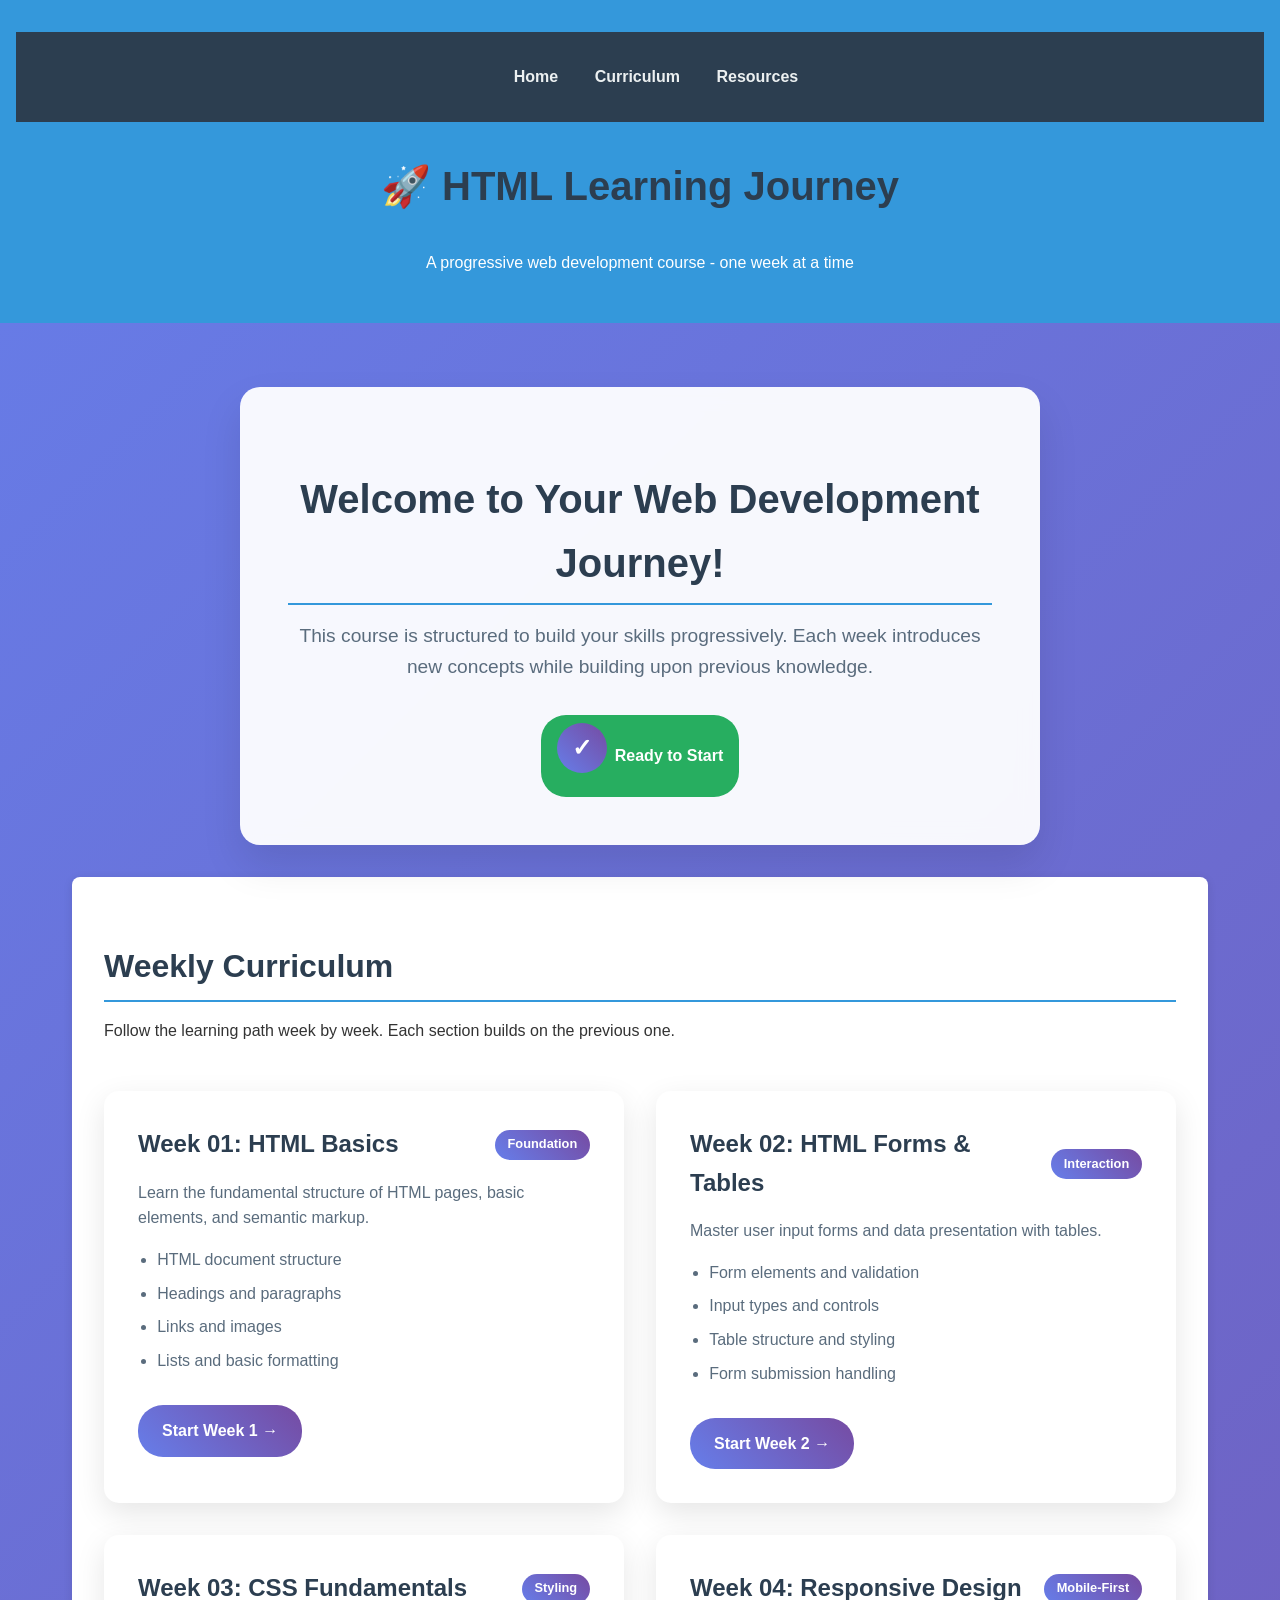
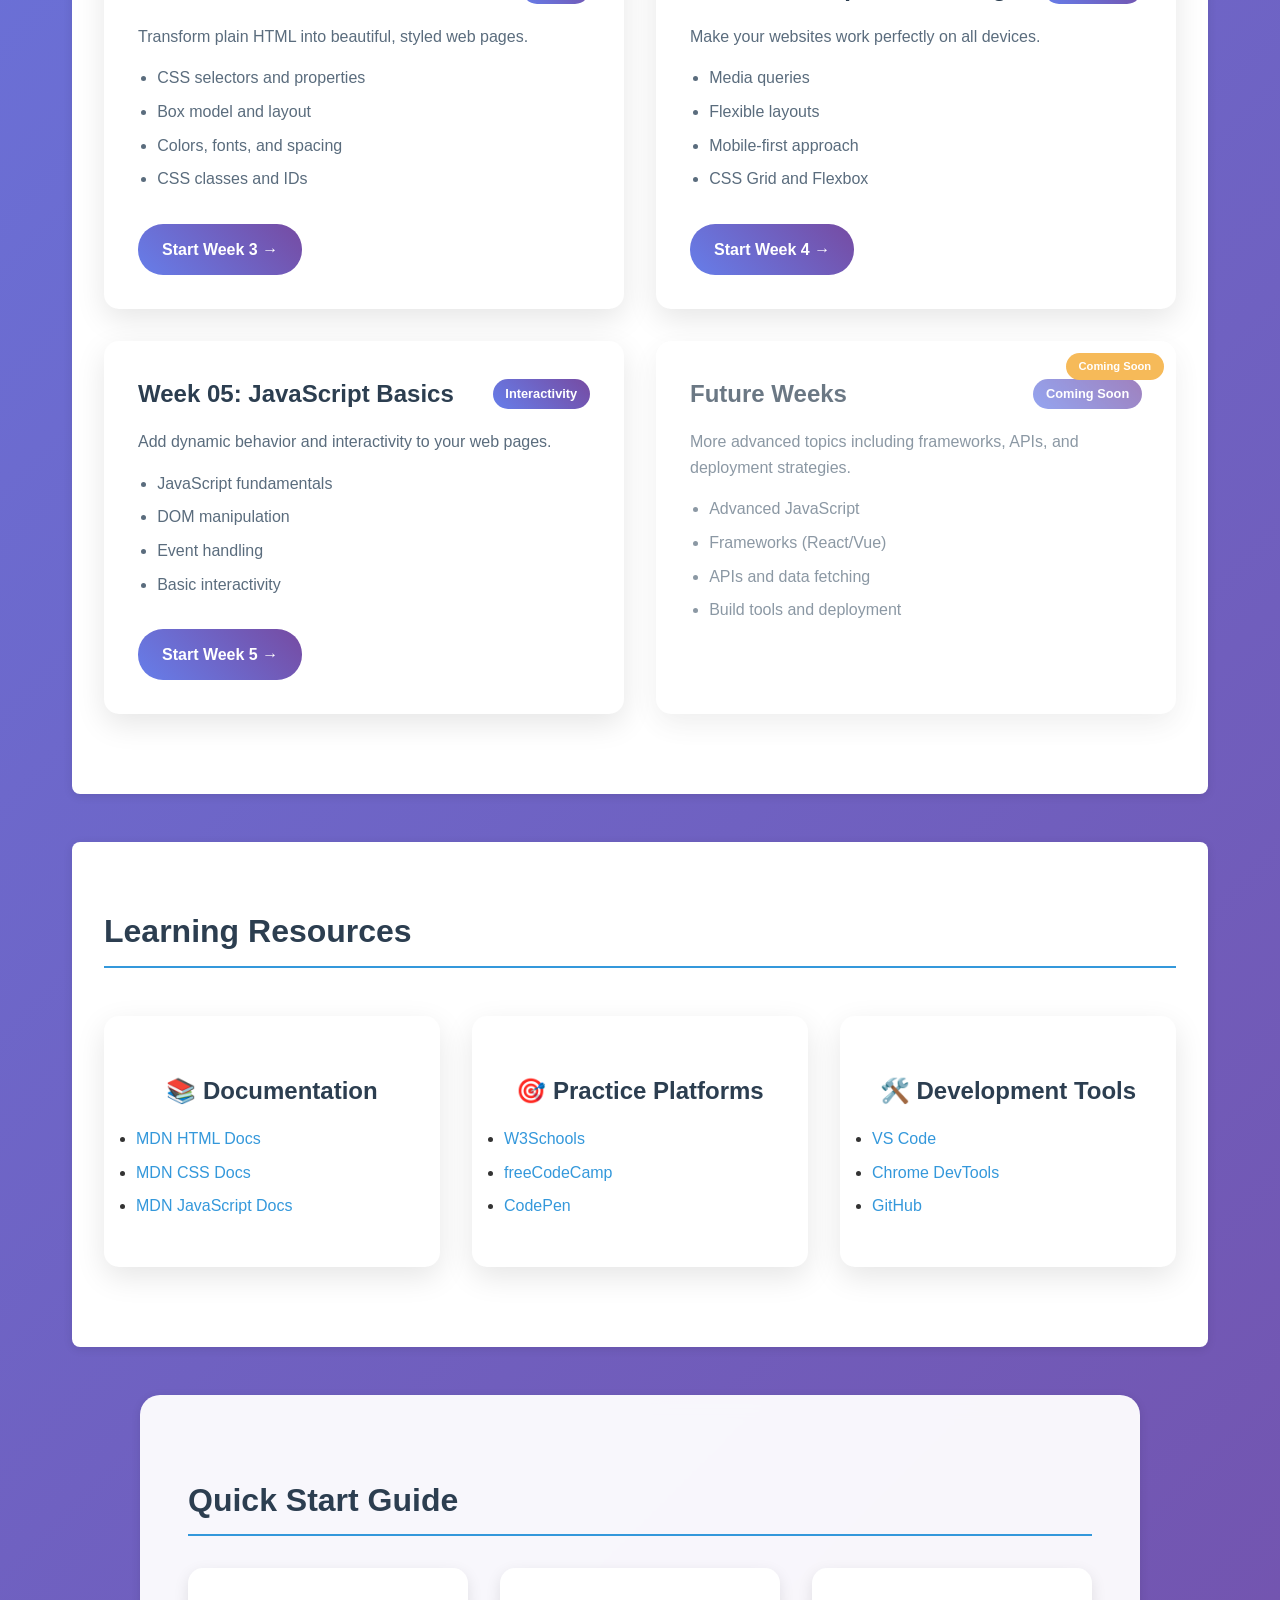
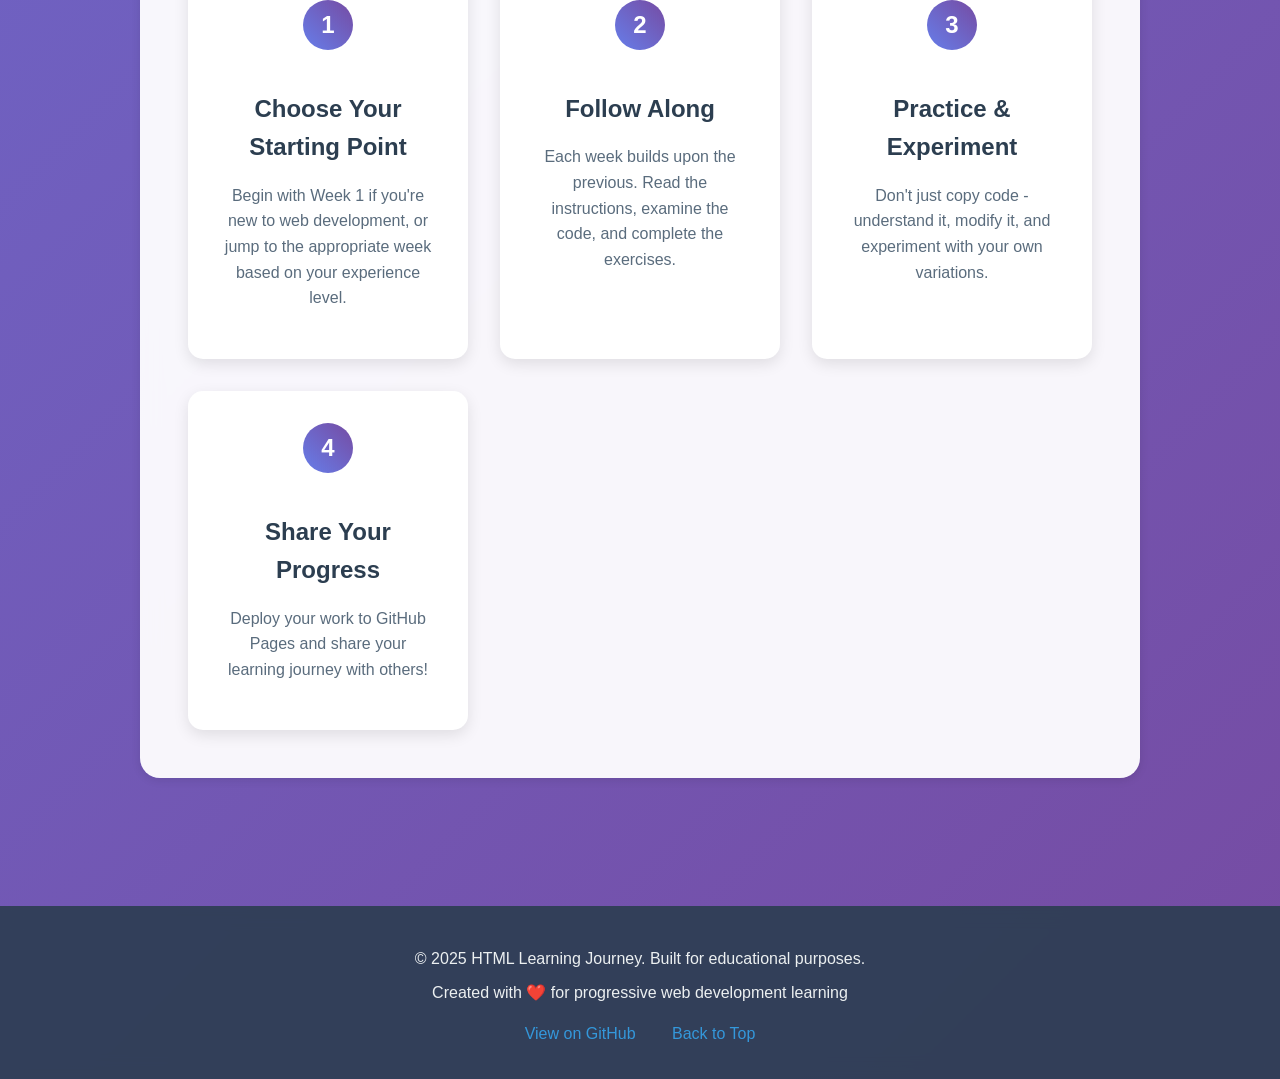
<file: index.html>
<!DOCTYPE html>
<html lang="en">
<head>
    <meta charset="UTF-8">
    <meta name="viewport" content="width=device-width, initial-scale=1.0">
    <title>HTML Learning Journey - Home</title>
    <link rel="stylesheet" href="css/styles.css">
    <link rel="icon" href="img/favicon.ico" type="image/x-icon">
    <meta name="description" content="A progressive HTML, CSS, and JavaScript learning journey organized by weeks">
</head>
<body>
    <header>
        <nav>
            <ul>
                <li><a href="#home">Home</a></li>
                <li><a href="#curriculum">Curriculum</a></li>
                <li><a href="#resources">Resources</a></li>
            </ul>
        </nav>
        <h1>🚀 HTML Learning Journey</h1>
        <p>A progressive web development course - one week at a time</p>
    </header>

    <main>
        <section id="home" class="hero">
            <div class="hero-content">
                <h2>Welcome to Your Web Development Journey!</h2>
                <p>This course is structured to build your skills progressively. Each week introduces new concepts while building upon previous knowledge.</p>
                <div class="progress-indicator">
                    <div class="progress-step completed">
                        <span class="step-number">✓</span>
                        <span class="step-title">Ready to Start</span>
                    </div>
                </div>
            </div>
        </section>

        <section id="curriculum">
            <h2>Weekly Curriculum</h2>
            <p>Follow the learning path week by week. Each section builds on the previous one.</p>

            <div class="week-grid">
                <div class="week-card">
                    <div class="week-header">
                        <h3>Week 01: HTML Basics</h3>
                        <span class="week-badge">Foundation</span>
                    </div>
                    <p>Learn the fundamental structure of HTML pages, basic elements, and semantic markup.</p>
                    <ul>
                        <li>HTML document structure</li>
                        <li>Headings and paragraphs</li>
                        <li>Links and images</li>
                        <li>Lists and basic formatting</li>
                    </ul>
                    <a href="01_week/" class="week-link">Start Week 1 →</a>
                </div>

                <div class="week-card">
                    <div class="week-header">
                        <h3>Week 02: HTML Forms & Tables</h3>
                        <span class="week-badge">Interaction</span>
                    </div>
                    <p>Master user input forms and data presentation with tables.</p>
                    <ul>
                        <li>Form elements and validation</li>
                        <li>Input types and controls</li>
                        <li>Table structure and styling</li>
                        <li>Form submission handling</li>
                    </ul>
                    <a href="02_week/" class="week-link">Start Week 2 →</a>
                </div>

                <div class="week-card">
                    <div class="week-header">
                        <h3>Week 03: CSS Fundamentals</h3>
                        <span class="week-badge">Styling</span>
                    </div>
                    <p>Transform plain HTML into beautiful, styled web pages.</p>
                    <ul>
                        <li>CSS selectors and properties</li>
                        <li>Box model and layout</li>
                        <li>Colors, fonts, and spacing</li>
                        <li>CSS classes and IDs</li>
                    </ul>
                    <a href="03_week/" class="week-link">Start Week 3 →</a>
                </div>

                <div class="week-card">
                    <div class="week-header">
                        <h3>Week 04: Responsive Design</h3>
                        <span class="week-badge">Mobile-First</span>
                    </div>
                    <p>Make your websites work perfectly on all devices.</p>
                    <ul>
                        <li>Media queries</li>
                        <li>Flexible layouts</li>
                        <li>Mobile-first approach</li>
                        <li>CSS Grid and Flexbox</li>
                    </ul>
                    <a href="04_week/" class="week-link">Start Week 4 →</a>
                </div>

                <div class="week-card">
                    <div class="week-header">
                        <h3>Week 05: JavaScript Basics</h3>
                        <span class="week-badge">Interactivity</span>
                    </div>
                    <p>Add dynamic behavior and interactivity to your web pages.</p>
                    <ul>
                        <li>JavaScript fundamentals</li>
                        <li>DOM manipulation</li>
                        <li>Event handling</li>
                        <li>Basic interactivity</li>
                    </ul>
                    <a href="05_week/" class="week-link">Start Week 5 →</a>
                </div>

                <div class="week-card coming-soon">
                    <div class="week-header">
                        <h3>Future Weeks</h3>
                        <span class="week-badge">Coming Soon</span>
                    </div>
                    <p>More advanced topics including frameworks, APIs, and deployment strategies.</p>
                    <ul>
                        <li>Advanced JavaScript</li>
                        <li>Frameworks (React/Vue)</li>
                        <li>APIs and data fetching</li>
                        <li>Build tools and deployment</li>
                    </ul>
                    <div class="coming-soon-badge">Coming Soon</div>
                </div>
            </div>
        </section>

        <section id="resources">
            <h2>Learning Resources</h2>

            <div class="resources-grid">
                <div class="resource-card">
                    <h3>📚 Documentation</h3>
                    <ul>
                        <li><a href="https://developer.mozilla.org/en-US/docs/Web/HTML" target="_blank">MDN HTML Docs</a></li>
                        <li><a href="https://developer.mozilla.org/en-US/docs/Web/CSS" target="_blank">MDN CSS Docs</a></li>
                        <li><a href="https://developer.mozilla.org/en-US/docs/Web/JavaScript" target="_blank">MDN JavaScript Docs</a></li>
                    </ul>
                </div>

                <div class="resource-card">
                    <h3>🎯 Practice Platforms</h3>
                    <ul>
                        <li><a href="https://www.w3schools.com/" target="_blank">W3Schools</a></li>
                        <li><a href="https://www.freecodecamp.org/" target="_blank">freeCodeCamp</a></li>
                        <li><a href="https://codepen.io/" target="_blank">CodePen</a></li>
                    </ul>
                </div>

                <div class="resource-card">
                    <h3>🛠️ Development Tools</h3>
                    <ul>
                        <li><a href="https://code.visualstudio.com/" target="_blank">VS Code</a></li>
                        <li><a href="https://www.google.com/chrome/" target="_blank">Chrome DevTools</a></li>
                        <li><a href="https://github.com/" target="_blank">GitHub</a></li>
                    </ul>
                </div>
            </div>
        </section>

        <section class="quick-start">
            <h2>Quick Start Guide</h2>
            <div class="steps">
                <div class="step">
                    <div class="step-number">1</div>
                    <h3>Choose Your Starting Point</h3>
                    <p>Begin with Week 1 if you're new to web development, or jump to the appropriate week based on your experience level.</p>
                </div>
                <div class="step">
                    <div class="step-number">2</div>
                    <h3>Follow Along</h3>
                    <p>Each week builds upon the previous. Read the instructions, examine the code, and complete the exercises.</p>
                </div>
                <div class="step">
                    <div class="step-number">3</div>
                    <h3>Practice & Experiment</h3>
                    <p>Don't just copy code - understand it, modify it, and experiment with your own variations.</p>
                </div>
                <div class="step">
                    <div class="step-number">4</div>
                    <h3>Share Your Progress</h3>
                    <p>Deploy your work to GitHub Pages and share your learning journey with others!</p>
                </div>
            </div>
        </section>
    </main>

    <footer>
        <p>&copy; 2025 HTML Learning Journey. Built for educational purposes.</p>
        <p>Created with ❤️ for progressive web development learning</p>
        <div class="footer-links">
            <a href="https://github.com/yourusername/html-learning-journey" target="_blank">View on GitHub</a>
            <a href="#home">Back to Top</a>
        </div>
    </footer>

    <script src="js/script.js"></script>
</body>
</html>
</file>
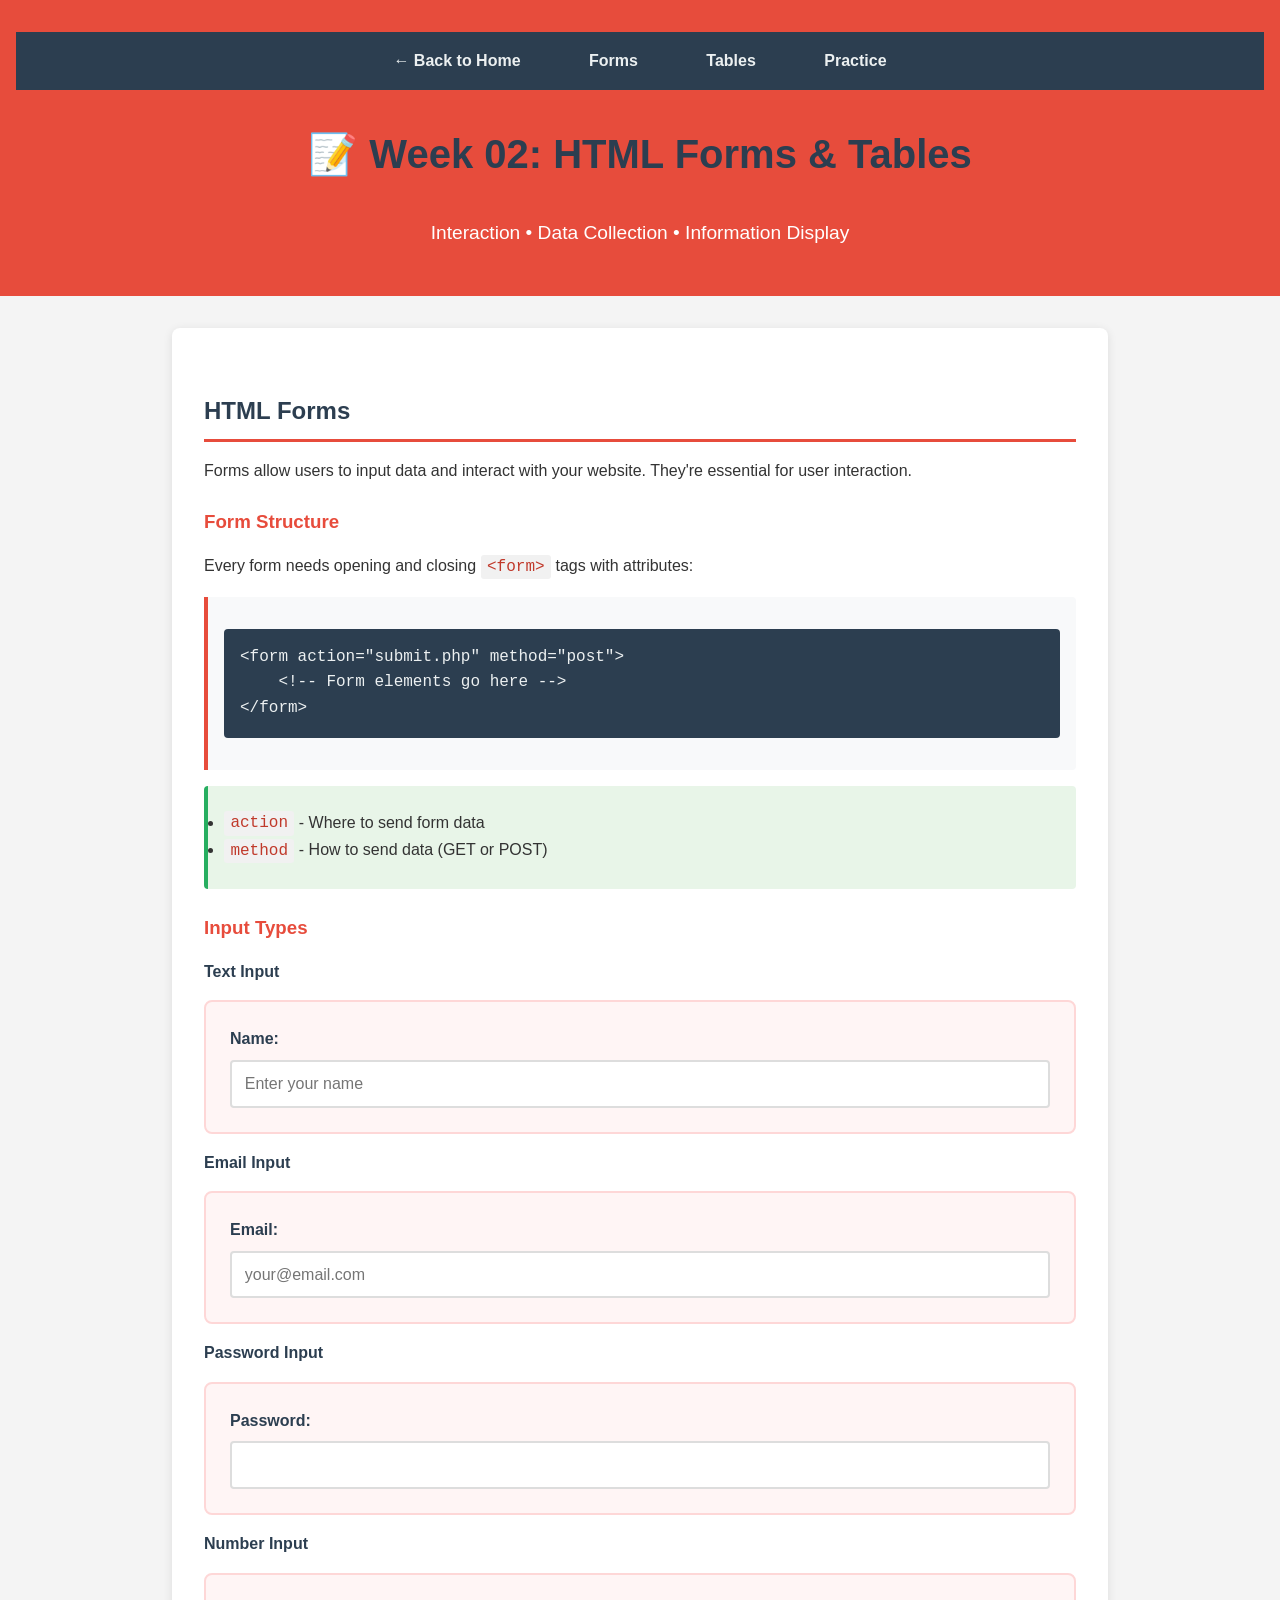
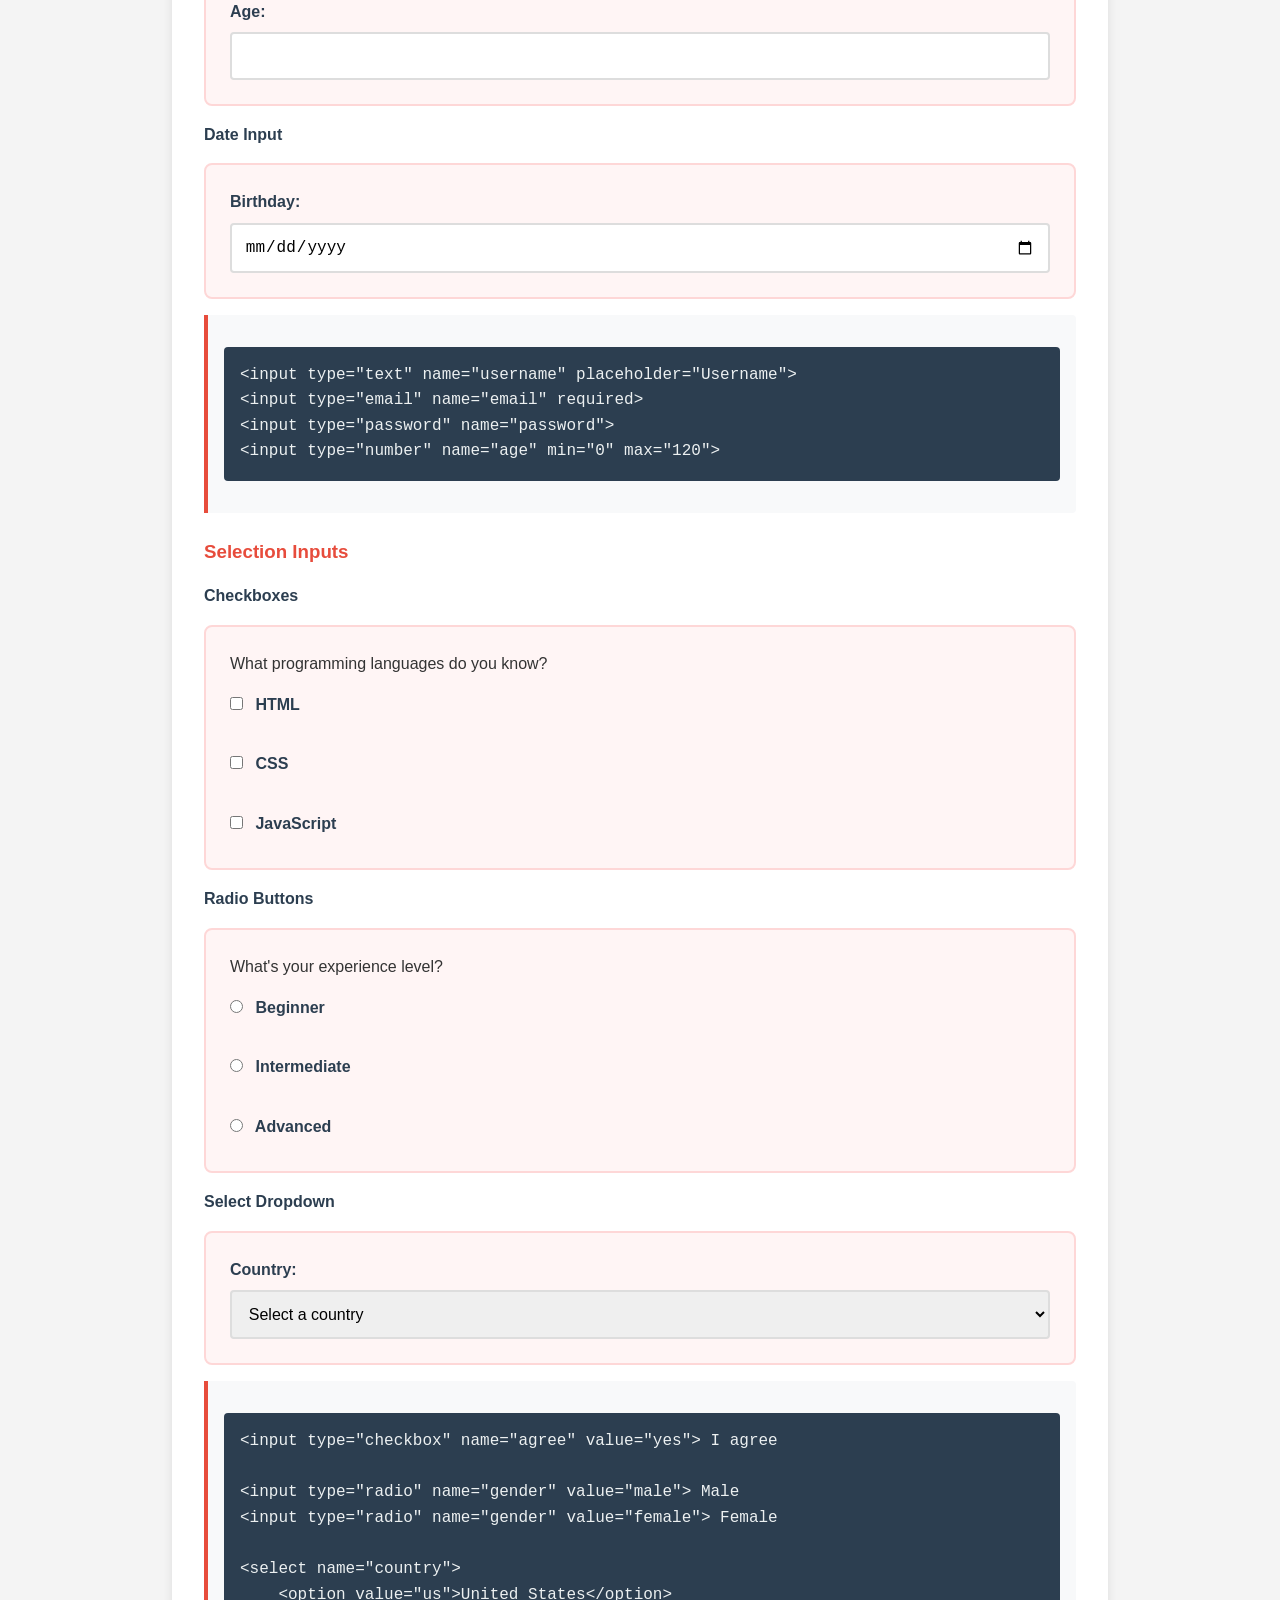
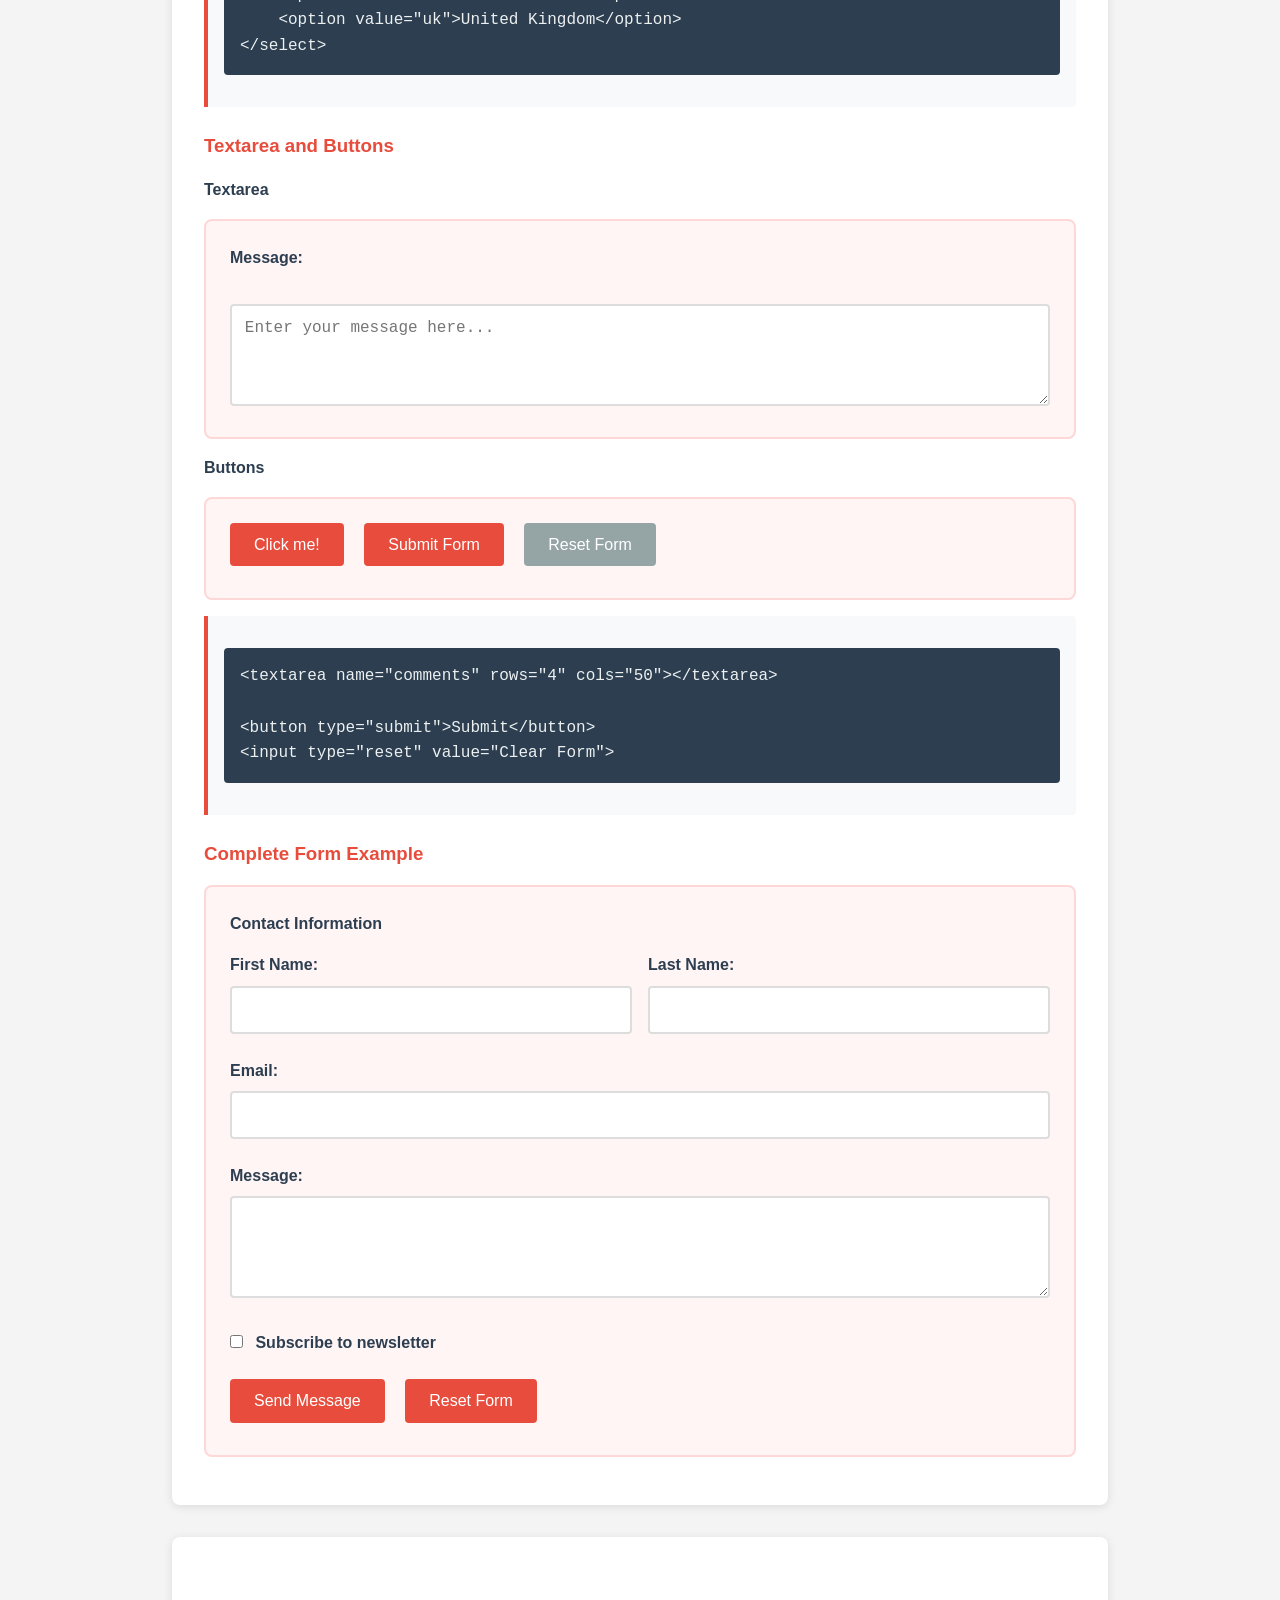
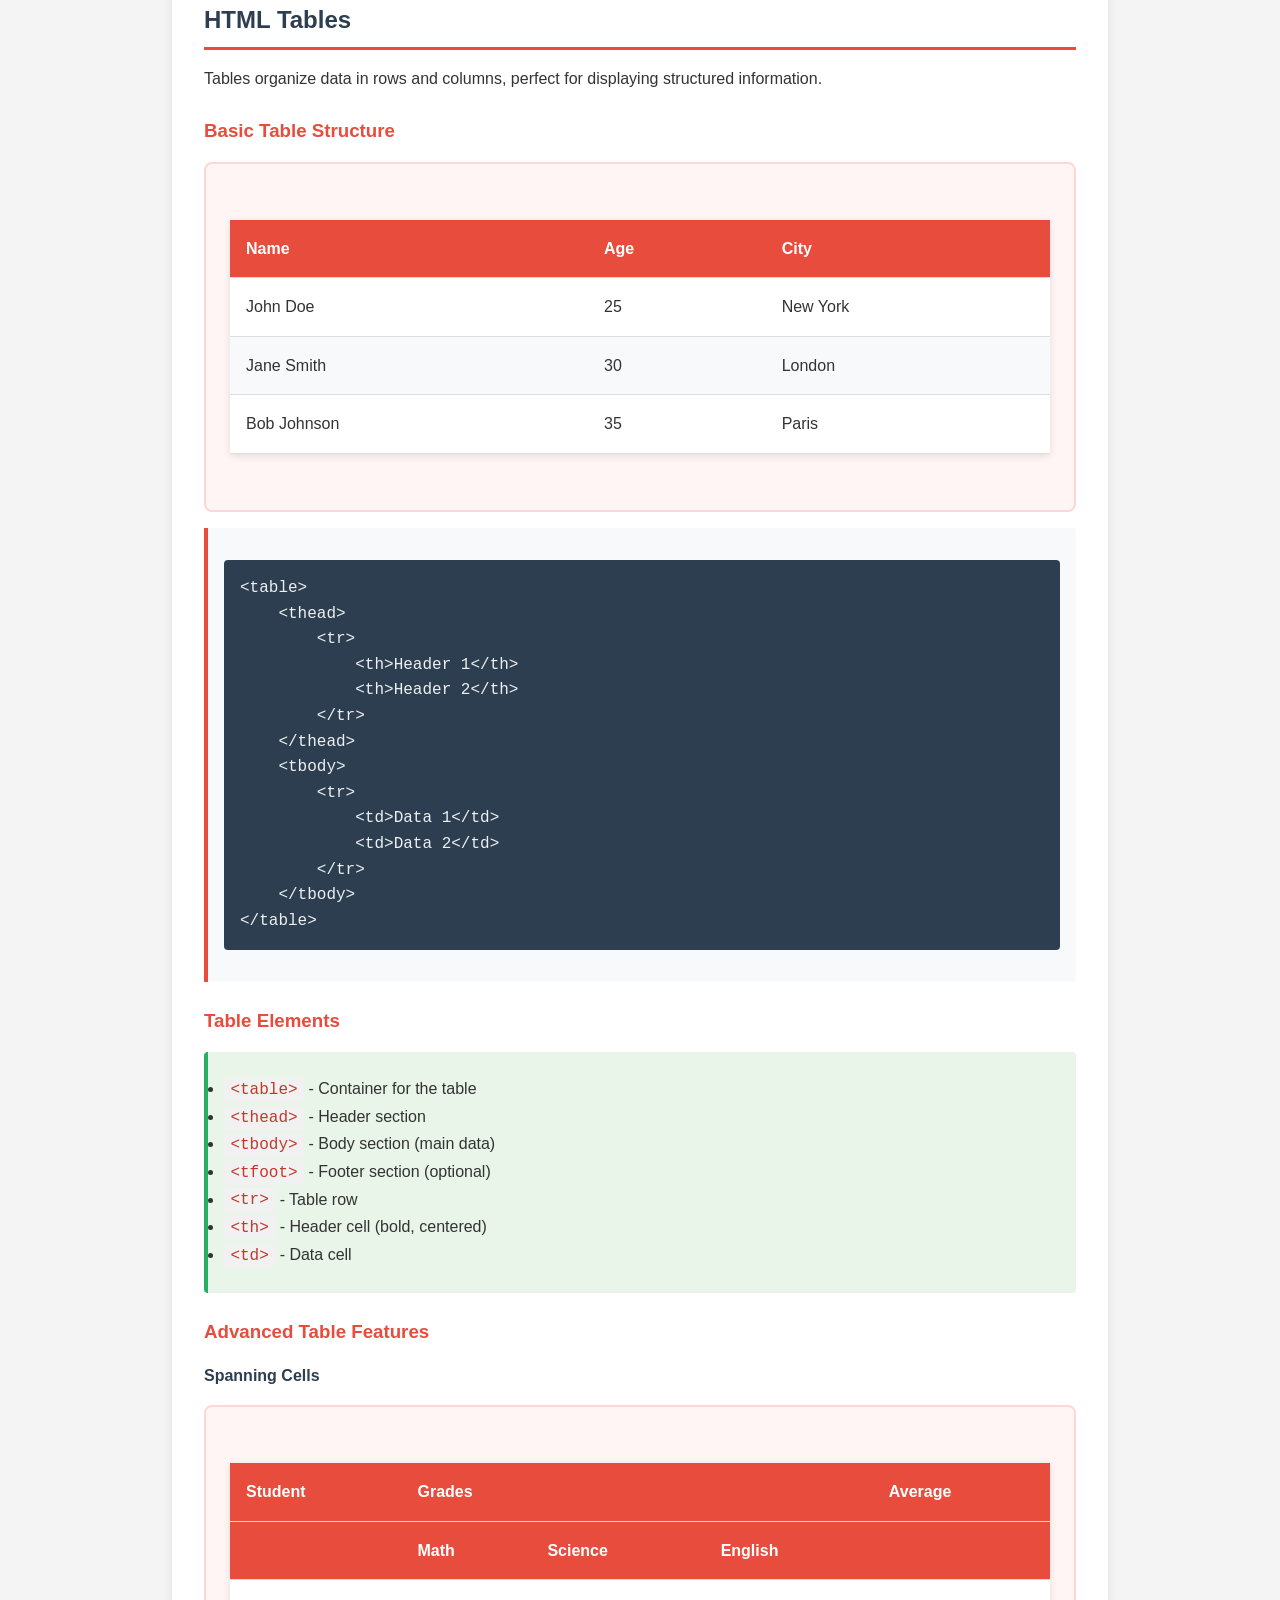
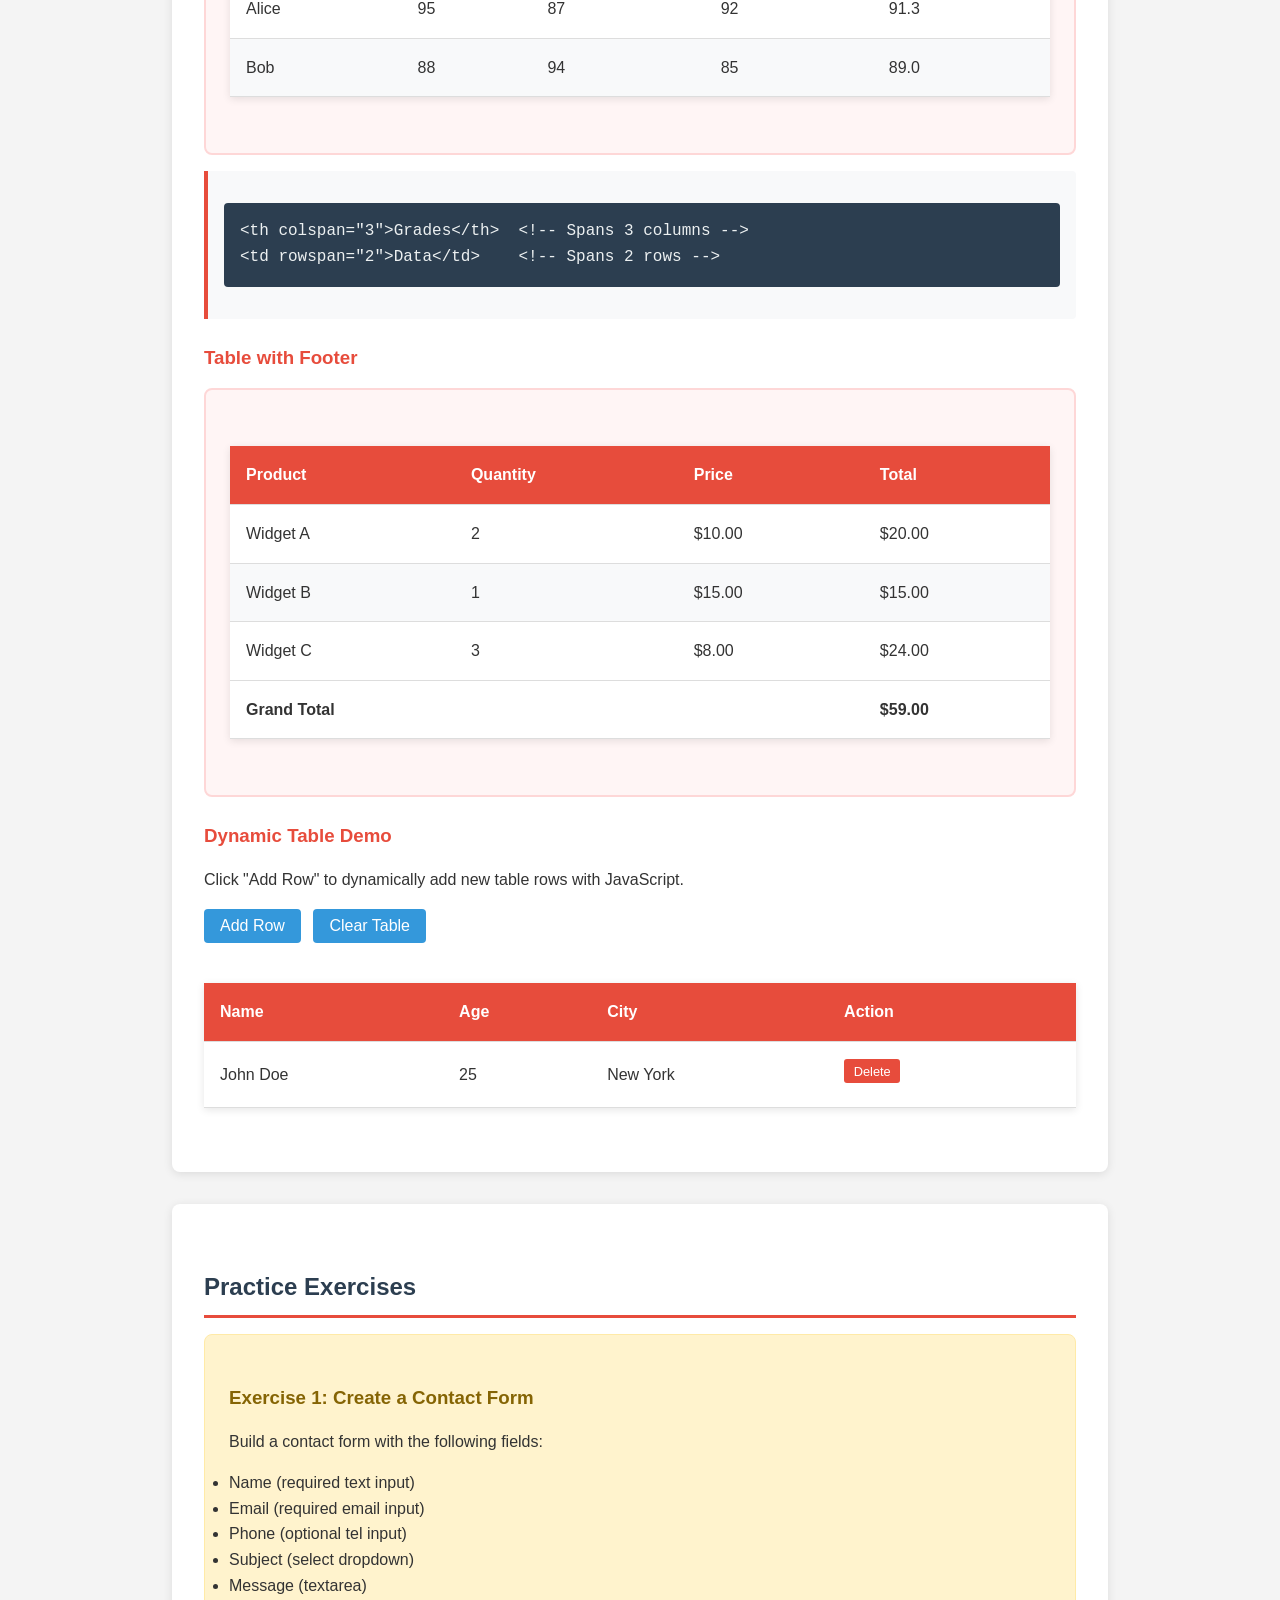
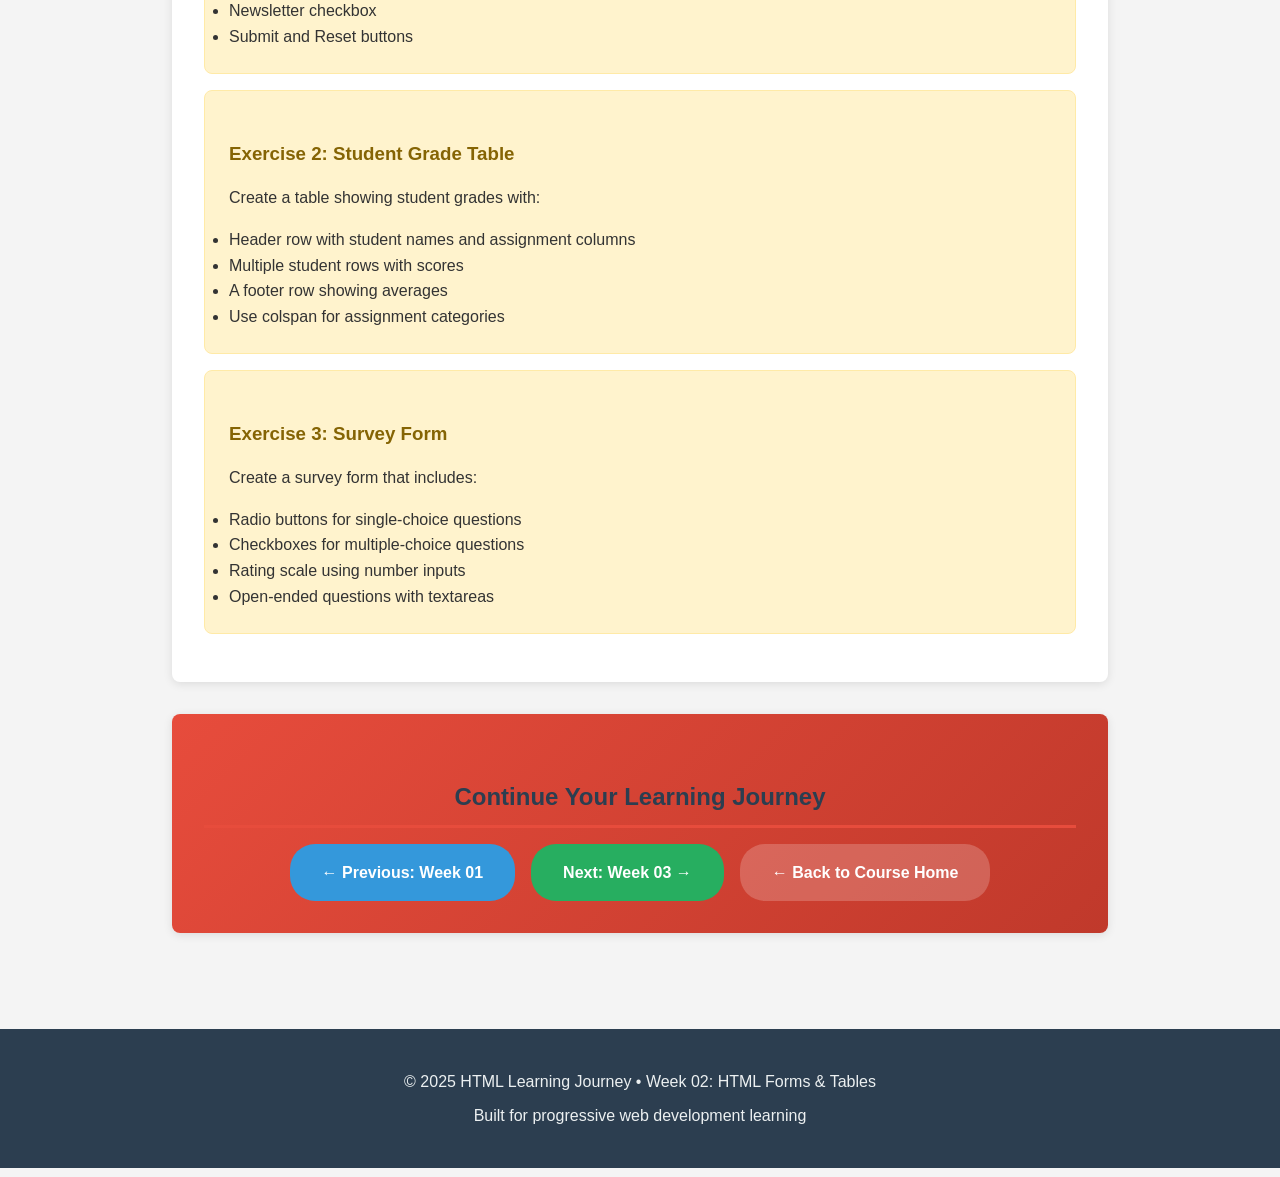
<file: 02_week/index.html>
<!DOCTYPE html>
<html lang="en">
<head>
    <meta charset="UTF-8">
    <meta name="viewport" content="width=device-width, initial-scale=1.0">
    <title>Week 02: HTML Forms & Tables - HTML Learning Journey</title>
    <link rel="stylesheet" href="css/styles.css">
    <link rel="icon" href="../img/favicon.ico" type="image/x-icon">
    <meta name="description" content="Week 2: Master user input forms and data presentation with tables">
</head>
<body>
    <header>
        <nav>
            <ul>
                <li><a href="../index.html">← Back to Home</a></li>
                <li><a href="#forms">Forms</a></li>
                <li><a href="#tables">Tables</a></li>
                <li><a href="#practice">Practice</a></li>
            </ul>
        </nav>
        <h1>📝 Week 02: HTML Forms & Tables</h1>
        <p>Interaction • Data Collection • Information Display</p>
    </header>

    <main>
        <section id="forms">
            <h2>HTML Forms</h2>
            <p>Forms allow users to input data and interact with your website. They're essential for user interaction.</p>

            <article>
                <h3>Form Structure</h3>
                <p>Every form needs opening and closing <code>&lt;form&gt;</code> tags with attributes:</p>

                <div class="code-example">
                    <pre><code>&lt;form action="submit.php" method="post"&gt;
    &lt;!-- Form elements go here --&gt;
&lt;/form&gt;</code></pre>
                </div>

                <div class="explanation">
                    <ul>
                        <li><code>action</code> - Where to send form data</li>
                        <li><code>method</code> - How to send data (GET or POST)</li>
                    </ul>
                </div>
            </article>

            <article>
                <h3>Input Types</h3>

                <h4>Text Input</h4>
                <div class="demo-section">
                    <label for="name">Name:</label>
                    <input type="text" id="name" name="name" placeholder="Enter your name">
                </div>

                <h4>Email Input</h4>
                <div class="demo-section">
                    <label for="email">Email:</label>
                    <input type="email" id="email" name="email" placeholder="your@email.com">
                </div>

                <h4>Password Input</h4>
                <div class="demo-section">
                    <label for="password">Password:</label>
                    <input type="password" id="password" name="password">
                </div>

                <h4>Number Input</h4>
                <div class="demo-section">
                    <label for="age">Age:</label>
                    <input type="number" id="age" name="age" min="1" max="120">
                </div>

                <h4>Date Input</h4>
                <div class="demo-section">
                    <label for="birthday">Birthday:</label>
                    <input type="date" id="birthday" name="birthday">
                </div>

                <div class="code-example">
                    <pre><code>&lt;input type="text" name="username" placeholder="Username"&gt;
&lt;input type="email" name="email" required&gt;
&lt;input type="password" name="password"&gt;
&lt;input type="number" name="age" min="0" max="120"&gt;</code></pre>
                </div>
            </article>

            <article>
                <h3>Selection Inputs</h3>

                <h4>Checkboxes</h4>
                <div class="demo-section">
                    <p>What programming languages do you know?</p>
                    <label><input type="checkbox" name="languages" value="html"> HTML</label><br>
                    <label><input type="checkbox" name="languages" value="css"> CSS</label><br>
                    <label><input type="checkbox" name="languages" value="javascript"> JavaScript</label>
                </div>

                <h4>Radio Buttons</h4>
                <div class="demo-section">
                    <p>What's your experience level?</p>
                    <label><input type="radio" name="experience" value="beginner"> Beginner</label><br>
                    <label><input type="radio" name="experience" value="intermediate"> Intermediate</label><br>
                    <label><input type="radio" name="experience" value="advanced"> Advanced</label>
                </div>

                <h4>Select Dropdown</h4>
                <div class="demo-section">
                    <label for="country">Country:</label>
                    <select id="country" name="country">
                        <option value="">Select a country</option>
                        <option value="us">United States</option>
                        <option value="uk">United Kingdom</option>
                        <option value="ca">Canada</option>
                        <option value="au">Australia</option>
                    </select>
                </div>

                <div class="code-example">
                    <pre><code>&lt;input type="checkbox" name="agree" value="yes"&gt; I agree

&lt;input type="radio" name="gender" value="male"&gt; Male
&lt;input type="radio" name="gender" value="female"&gt; Female

&lt;select name="country"&gt;
    &lt;option value="us"&gt;United States&lt;/option&gt;
    &lt;option value="uk"&gt;United Kingdom&lt;/option&gt;
&lt;/select&gt;</code></pre>
                </div>
            </article>

            <article>
                <h3>Textarea and Buttons</h3>

                <h4>Textarea</h4>
                <div class="demo-section">
                    <label for="message">Message:</label><br>
                    <textarea id="message" name="message" rows="4" cols="50" placeholder="Enter your message here..."></textarea>
                </div>

                <h4>Buttons</h4>
                <div class="demo-section">
                    <button type="button" onclick="alert('Hello!')">Click me!</button>
                    <input type="submit" value="Submit Form">
                    <input type="reset" value="Reset Form">
                </div>

                <div class="code-example">
                    <pre><code>&lt;textarea name="comments" rows="4" cols="50"&gt;&lt;/textarea&gt;

&lt;button type="submit"&gt;Submit&lt;/button&gt;
&lt;input type="reset" value="Clear Form"&gt;</code></pre>
                </div>
            </article>

            <article>
                <h3>Complete Form Example</h3>
                <div class="demo-section">
                    <form id="demo-form">
                        <h4>Contact Information</h4>

                        <div class="form-row">
                            <div class="form-group">
                                <label for="first-name">First Name:</label>
                                <input type="text" id="first-name" name="firstName" required>
                            </div>
                            <div class="form-group">
                                <label for="last-name">Last Name:</label>
                                <input type="text" id="last-name" name="lastName" required>
                            </div>
                        </div>

                        <div class="form-group">
                            <label for="contact-email">Email:</label>
                            <input type="email" id="contact-email" name="email" required>
                        </div>

                        <div class="form-group">
                            <label for="contact-message">Message:</label>
                            <textarea id="contact-message" name="message" rows="4" required></textarea>
                        </div>

                        <div class="form-group">
                            <label><input type="checkbox" name="newsletter" value="yes"> Subscribe to newsletter</label>
                        </div>

                        <button type="submit">Send Message</button>
                        <button type="reset">Reset Form</button>
                    </form>
                </div>
            </article>
        </section>

        <section id="tables">
            <h2>HTML Tables</h2>
            <p>Tables organize data in rows and columns, perfect for displaying structured information.</p>

            <article>
                <h3>Basic Table Structure</h3>

                <div class="demo-section">
                    <table>
                        <thead>
                            <tr>
                                <th>Name</th>
                                <th>Age</th>
                                <th>City</th>
                            </tr>
                        </thead>
                        <tbody>
                            <tr>
                                <td>John Doe</td>
                                <td>25</td>
                                <td>New York</td>
                            </tr>
                            <tr>
                                <td>Jane Smith</td>
                                <td>30</td>
                                <td>London</td>
                            </tr>
                            <tr>
                                <td>Bob Johnson</td>
                                <td>35</td>
                                <td>Paris</td>
                            </tr>
                        </tbody>
                    </table>
                </div>

                <div class="code-example">
                    <pre><code>&lt;table&gt;
    &lt;thead&gt;
        &lt;tr&gt;
            &lt;th&gt;Header 1&lt;/th&gt;
            &lt;th&gt;Header 2&lt;/th&gt;
        &lt;/tr&gt;
    &lt;/thead&gt;
    &lt;tbody&gt;
        &lt;tr&gt;
            &lt;td&gt;Data 1&lt;/td&gt;
            &lt;td&gt;Data 2&lt;/td&gt;
        &lt;/tr&gt;
    &lt;/tbody&gt;
&lt;/table&gt;</code></pre>
                </div>
            </article>

            <article>
                <h3>Table Elements</h3>
                <div class="explanation">
                    <ul>
                        <li><code>&lt;table&gt;</code> - Container for the table</li>
                        <li><code>&lt;thead&gt;</code> - Header section</li>
                        <li><code>&lt;tbody&gt;</code> - Body section (main data)</li>
                        <li><code>&lt;tfoot&gt;</code> - Footer section (optional)</li>
                        <li><code>&lt;tr&gt;</code> - Table row</li>
                        <li><code>&lt;th&gt;</code> - Header cell (bold, centered)</li>
                        <li><code>&lt;td&gt;</code> - Data cell</li>
                    </ul>
                </div>
            </article>

            <article>
                <h3>Advanced Table Features</h3>

                <h4>Spanning Cells</h4>
                <div class="demo-section">
                    <table>
                        <thead>
                            <tr>
                                <th>Student</th>
                                <th colspan="3">Grades</th>
                                <th>Average</th>
                            </tr>
                            <tr>
                                <th></th>
                                <th>Math</th>
                                <th>Science</th>
                                <th>English</th>
                                <th></th>
                            </tr>
                        </thead>
                        <tbody>
                            <tr>
                                <td>Alice</td>
                                <td>95</td>
                                <td>87</td>
                                <td>92</td>
                                <td>91.3</td>
                            </tr>
                            <tr>
                                <td>Bob</td>
                                <td>88</td>
                                <td>94</td>
                                <td>85</td>
                                <td>89.0</td>
                            </tr>
                        </tbody>
                    </table>
                </div>

                <div class="code-example">
                    <pre><code>&lt;th colspan="3"&gt;Grades&lt;/th&gt;  &lt;!-- Spans 3 columns --&gt;
&lt;td rowspan="2"&gt;Data&lt;/td&gt;    &lt;!-- Spans 2 rows --&gt;</code></pre>
                </div>
            </article>

            <article>
                <h3>Table with Footer</h3>
                <div class="demo-section">
                    <table>
                        <thead>
                            <tr>
                                <th>Product</th>
                                <th>Quantity</th>
                                <th>Price</th>
                                <th>Total</th>
                            </tr>
                        </thead>
                        <tbody>
                            <tr>
                                <td>Widget A</td>
                                <td>2</td>
                                <td>$10.00</td>
                                <td>$20.00</td>
                            </tr>
                            <tr>
                                <td>Widget B</td>
                                <td>1</td>
                                <td>$15.00</td>
                                <td>$15.00</td>
                            </tr>
                            <tr>
                                <td>Widget C</td>
                                <td>3</td>
                                <td>$8.00</td>
                                <td>$24.00</td>
                            </tr>
                        </tbody>
                        <tfoot>
                            <tr>
                                <td colspan="3"><strong>Grand Total</strong></td>
                                <td><strong>$59.00</strong></td>
                            </tr>
                        </tfoot>
                    </table>
                </div>
            </article>
        </section>

        <section id="practice">
            <h2>Practice Exercises</h2>

            <div class="exercise">
                <h3>Exercise 1: Create a Contact Form</h3>
                <p>Build a contact form with the following fields:</p>
                <ul>
                    <li>Name (required text input)</li>
                    <li>Email (required email input)</li>
                    <li>Phone (optional tel input)</li>
                    <li>Subject (select dropdown)</li>
                    <li>Message (textarea)</li>
                    <li>Newsletter checkbox</li>
                    <li>Submit and Reset buttons</li>
                </ul>
            </div>

            <div class="exercise">
                <h3>Exercise 2: Student Grade Table</h3>
                <p>Create a table showing student grades with:</p>
                <ul>
                    <li>Header row with student names and assignment columns</li>
                    <li>Multiple student rows with scores</li>
                    <li>A footer row showing averages</li>
                    <li>Use colspan for assignment categories</li>
                </ul>
            </div>

            <div class="exercise">
                <h3>Exercise 3: Survey Form</h3>
                <p>Create a survey form that includes:</p>
                <ul>
                    <li>Radio buttons for single-choice questions</li>
                    <li>Checkboxes for multiple-choice questions</li>
                    <li>Rating scale using number inputs</li>
                    <li>Open-ended questions with textareas</li>
                </ul>
            </div>
        </section>

        <section class="navigation">
            <h2>Continue Your Learning Journey</h2>
            <div class="nav-buttons">
                <a href="../01_week/" class="prev-week">← Previous: Week 01</a>
                <a href="../03_week/" class="next-week">Next: Week 03 →</a>
                <a href="../index.html" class="back-home">← Back to Course Home</a>
            </div>
        </section>
    </main>

    <footer>
        <p>&copy; 2025 HTML Learning Journey • Week 02: HTML Forms & Tables</p>
        <p>Built for progressive web development learning</p>
    </footer>

    <script src="js/script.js"></script>
</body>
</html>
</file>
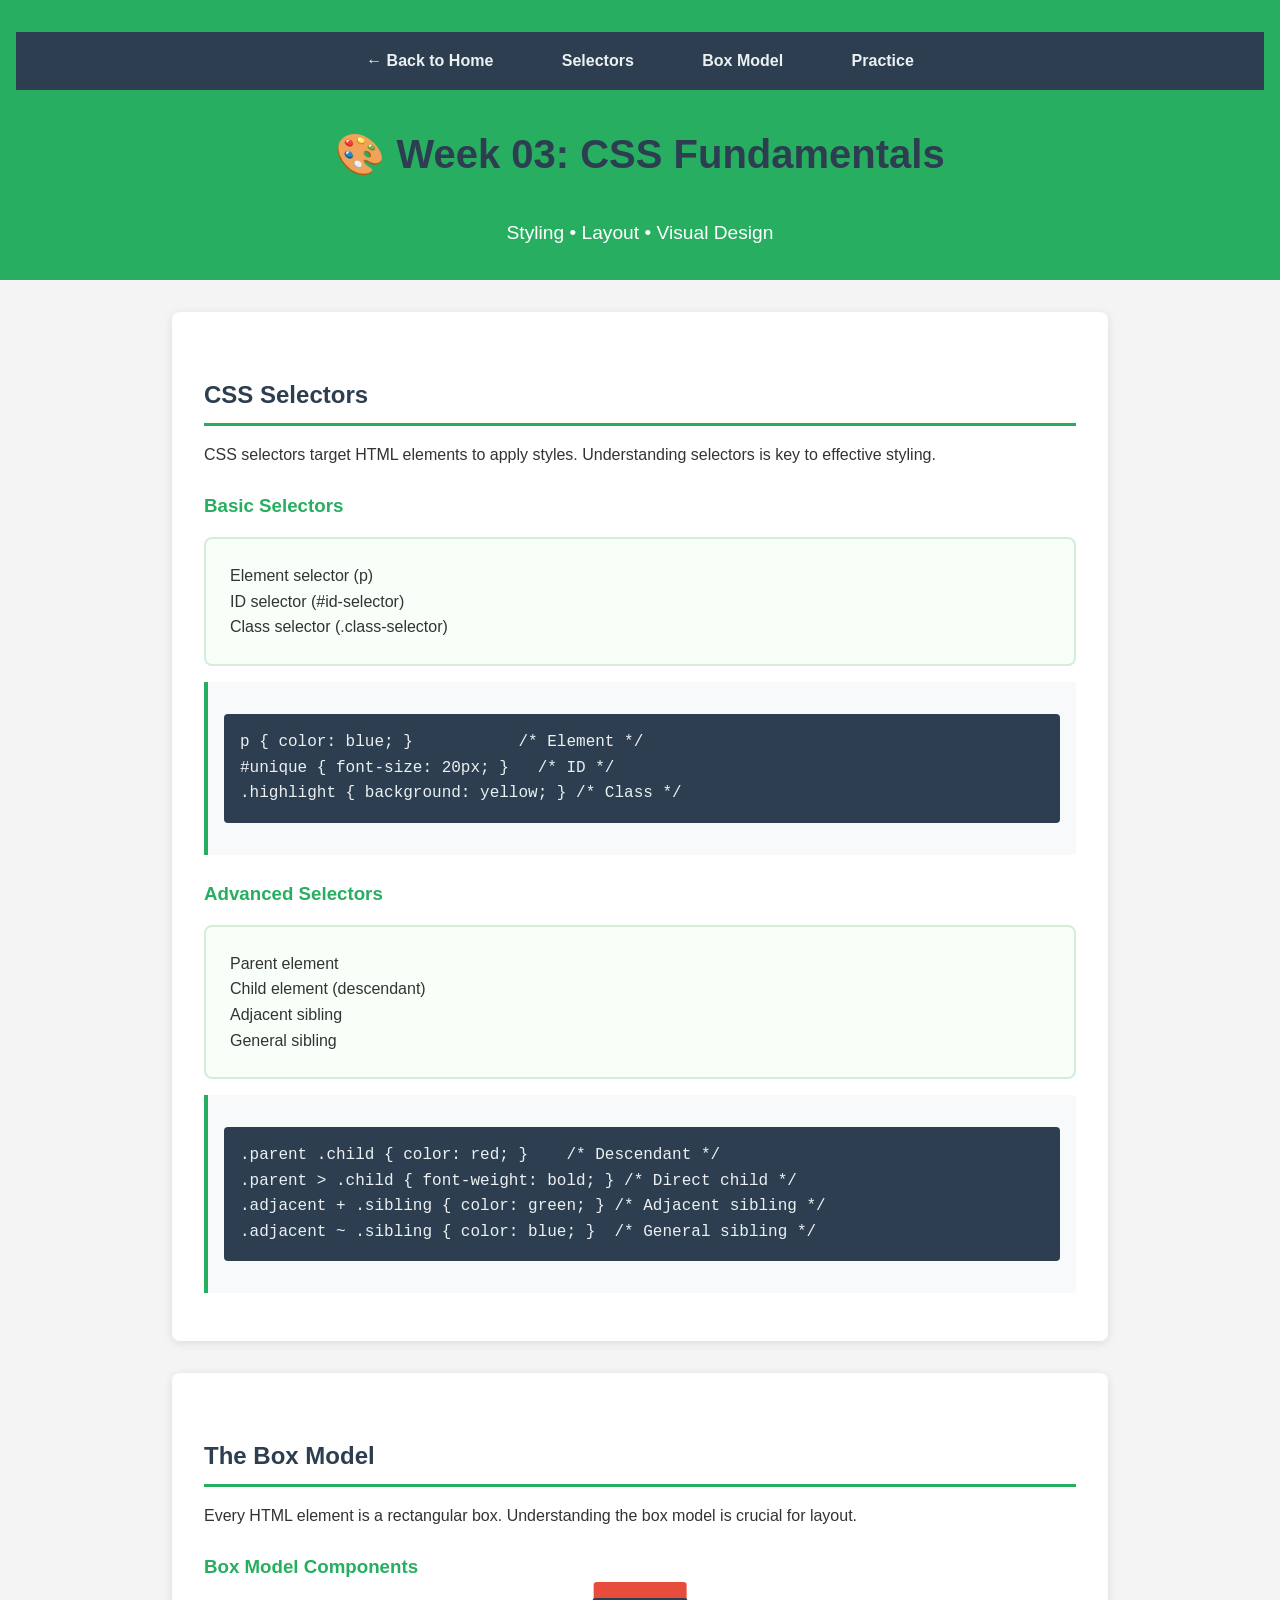
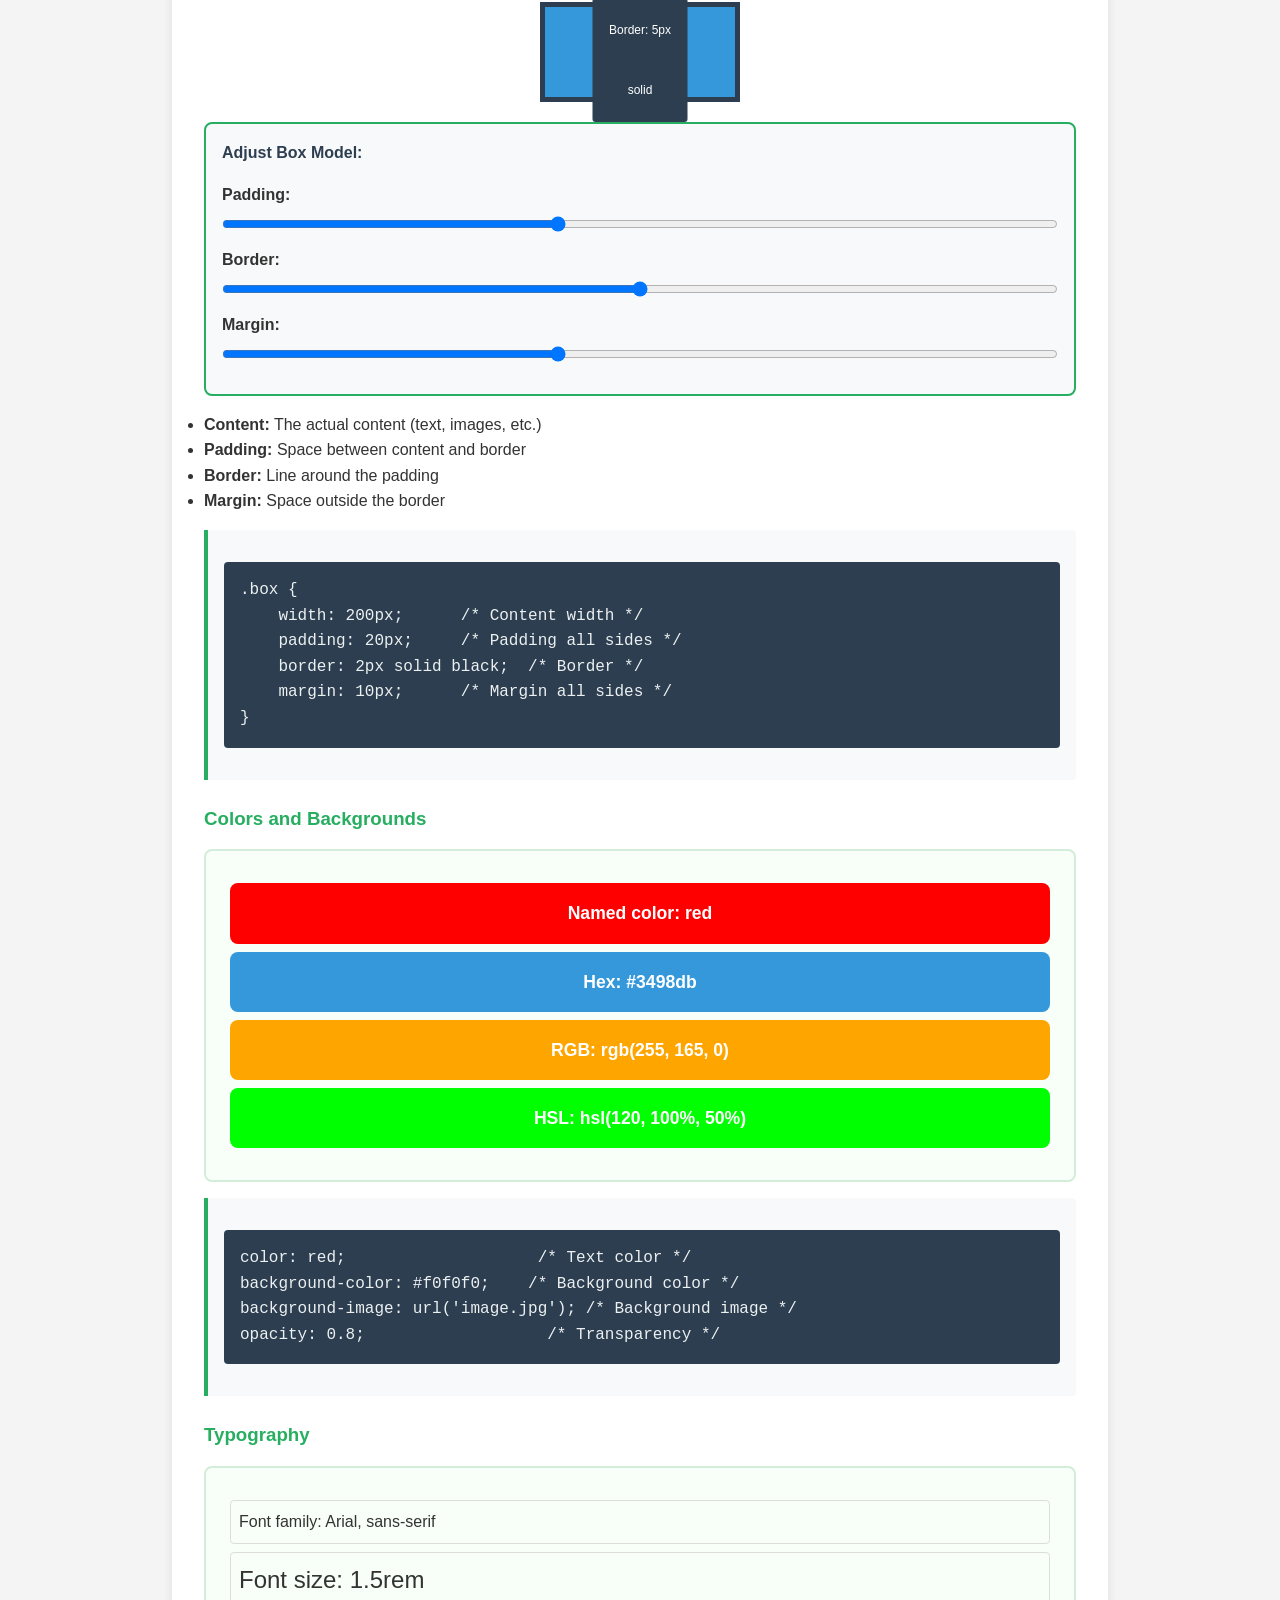
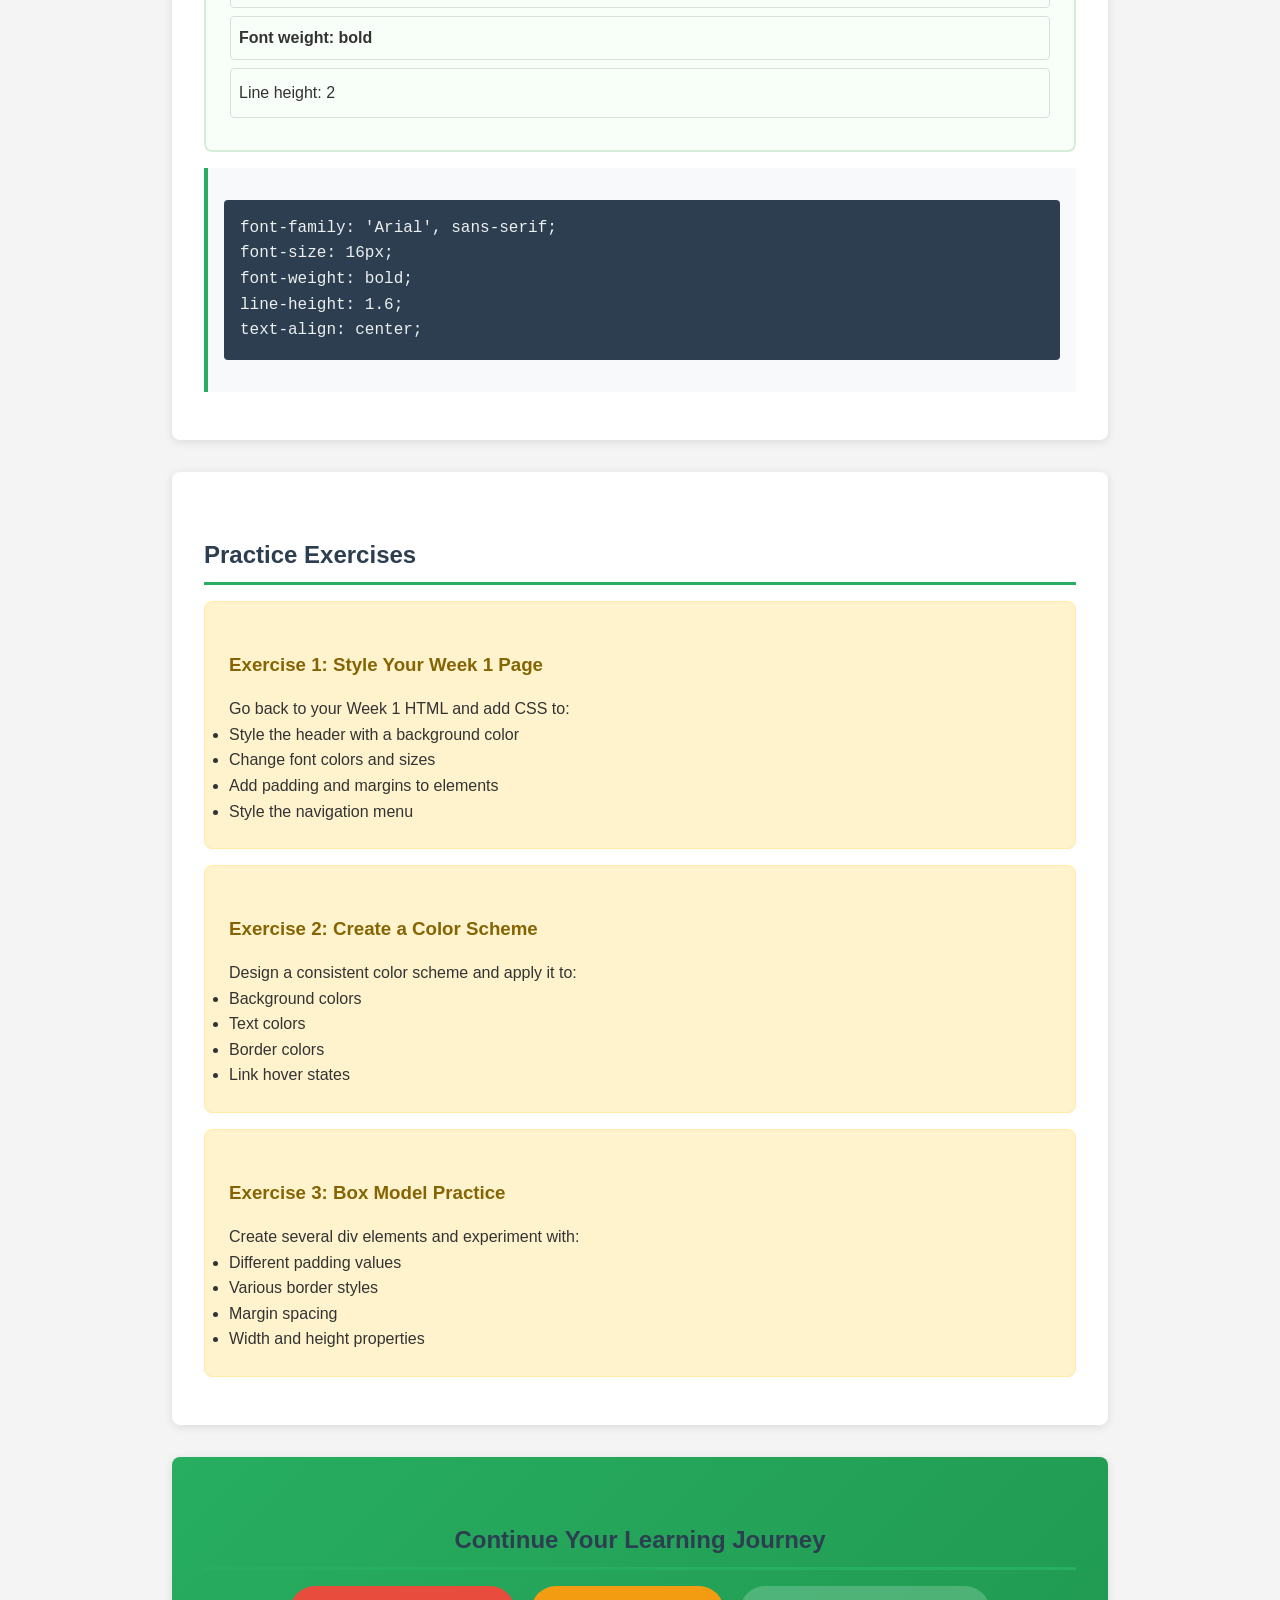
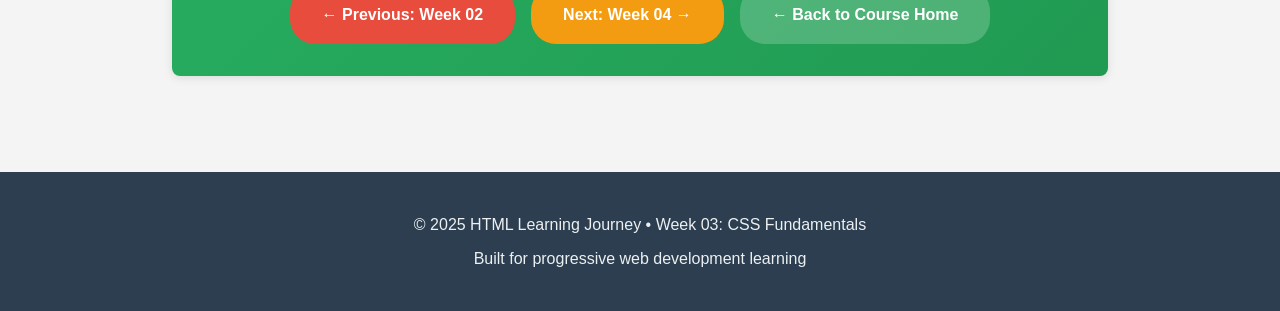
<file: 03_week/index.html>
<!DOCTYPE html>
<html lang="en">
<head>
    <meta charset="UTF-8">
    <meta name="viewport" content="width=device-width, initial-scale=1.0">
    <title>Week 03: CSS Fundamentals - HTML Learning Journey</title>
    <link rel="stylesheet" href="css/styles.css">
    <link rel="icon" href="../img/favicon.ico" type="image/x-icon">
    <meta name="description" content="Week 3: Transform plain HTML into beautiful, styled web pages with CSS fundamentals">
</head>
<body>
    <header>
        <nav>
            <ul>
                <li><a href="../index.html">← Back to Home</a></li>
                <li><a href="#selectors">Selectors</a></li>
                <li><a href="#box-model">Box Model</a></li>
                <li><a href="#practice">Practice</a></li>
            </ul>
        </nav>
        <h1>🎨 Week 03: CSS Fundamentals</h1>
        <p>Styling • Layout • Visual Design</p>
    </header>

    <main>
        <section id="selectors">
            <h2>CSS Selectors</h2>
            <p>CSS selectors target HTML elements to apply styles. Understanding selectors is key to effective styling.</p>

            <article>
                <h3>Basic Selectors</h3>
                <div class="demo-section">
                    <p class="element-selector">Element selector (p)</p>
                    <p id="id-selector">ID selector (#id-selector)</p>
                    <p class="class-selector">Class selector (.class-selector)</p>
                </div>

                <div class="code-example">
                    <pre><code>p { color: blue; }           /* Element */
#unique { font-size: 20px; }   /* ID */
.highlight { background: yellow; } /* Class */</code></pre>
                </div>
            </article>

            <article>
                <h3>Advanced Selectors</h3>
                <div class="demo-section">
                    <div class="parent">
                        <p>Parent element</p>
                        <p class="child">Child element (descendant)</p>
                        <p class="adjacent">Adjacent sibling</p>
                    </div>
                    <p class="sibling">General sibling</p>
                </div>

                <div class="code-example">
                    <pre><code>.parent .child { color: red; }    /* Descendant */
.parent > .child { font-weight: bold; } /* Direct child */
.adjacent + .sibling { color: green; } /* Adjacent sibling */
.adjacent ~ .sibling { color: blue; }  /* General sibling */</code></pre>
                </div>
            </article>
        </section>

        <section id="box-model">
            <h2>The Box Model</h2>
            <p>Every HTML element is a rectangular box. Understanding the box model is crucial for layout.</p>

            <article>
                <h3>Box Model Components</h3>
                <div class="box-model-demo">
                    <div class="content">Content</div>
                </div>

                <div class="explanation">
                    <ul>
                        <li><strong>Content:</strong> The actual content (text, images, etc.)</li>
                        <li><strong>Padding:</strong> Space between content and border</li>
                        <li><strong>Border:</strong> Line around the padding</li>
                        <li><strong>Margin:</strong> Space outside the border</li>
                    </ul>
                </div>

                <div class="code-example">
                    <pre><code>.box {
    width: 200px;      /* Content width */
    padding: 20px;     /* Padding all sides */
    border: 2px solid black;  /* Border */
    margin: 10px;      /* Margin all sides */
}</code></pre>
                </div>
            </article>

            <article>
                <h3>Colors and Backgrounds</h3>
                <div class="demo-section">
                    <div class="color-demo color1">Named color: red</div>
                    <div class="color-demo color2">Hex: #3498db</div>
                    <div class="color-demo color3">RGB: rgb(255, 165, 0)</div>
                    <div class="color-demo color4">HSL: hsl(120, 100%, 50%)</div>
                </div>

                <div class="code-example">
                    <pre><code>color: red;                    /* Text color */
background-color: #f0f0f0;    /* Background color */
background-image: url('image.jpg'); /* Background image */
opacity: 0.8;                   /* Transparency */</code></pre>
                </div>
            </article>

            <article>
                <h3>Typography</h3>
                <div class="demo-section">
                    <p class="font-demo font1">Font family: Arial, sans-serif</p>
                    <p class="font-demo font2">Font size: 1.5rem</p>
                    <p class="font-demo font3">Font weight: bold</p>
                    <p class="font-demo font4">Line height: 2</p>
                </div>

                <div class="code-example">
                    <pre><code>font-family: 'Arial', sans-serif;
font-size: 16px;
font-weight: bold;
line-height: 1.6;
text-align: center;</code></pre>
                </div>
            </article>
        </section>

        <section id="practice">
            <h2>Practice Exercises</h2>

            <div class="exercise">
                <h3>Exercise 1: Style Your Week 1 Page</h3>
                <p>Go back to your Week 1 HTML and add CSS to:</p>
                <ul>
                    <li>Style the header with a background color</li>
                    <li>Change font colors and sizes</li>
                    <li>Add padding and margins to elements</li>
                    <li>Style the navigation menu</li>
                </ul>
            </div>

            <div class="exercise">
                <h3>Exercise 2: Create a Color Scheme</h3>
                <p>Design a consistent color scheme and apply it to:</p>
                <ul>
                    <li>Background colors</li>
                    <li>Text colors</li>
                    <li>Border colors</li>
                    <li>Link hover states</li>
                </ul>
            </div>

            <div class="exercise">
                <h3>Exercise 3: Box Model Practice</h3>
                <p>Create several div elements and experiment with:</p>
                <ul>
                    <li>Different padding values</li>
                    <li>Various border styles</li>
                    <li>Margin spacing</li>
                    <li>Width and height properties</li>
                </ul>
            </div>
        </section>

        <section class="navigation">
            <h2>Continue Your Learning Journey</h2>
            <div class="nav-buttons">
                <a href="../02_week/" class="prev-week">← Previous: Week 02</a>
                <a href="../04_week/" class="next-week">Next: Week 04 →</a>
                <a href="../index.html" class="back-home">← Back to Course Home</a>
            </div>
        </section>
    </main>

    <footer>
        <p>&copy; 2025 HTML Learning Journey • Week 03: CSS Fundamentals</p>
        <p>Built for progressive web development learning</p>
    </footer>

    <script src="js/script.js"></script>
</body>
</html>
</file>
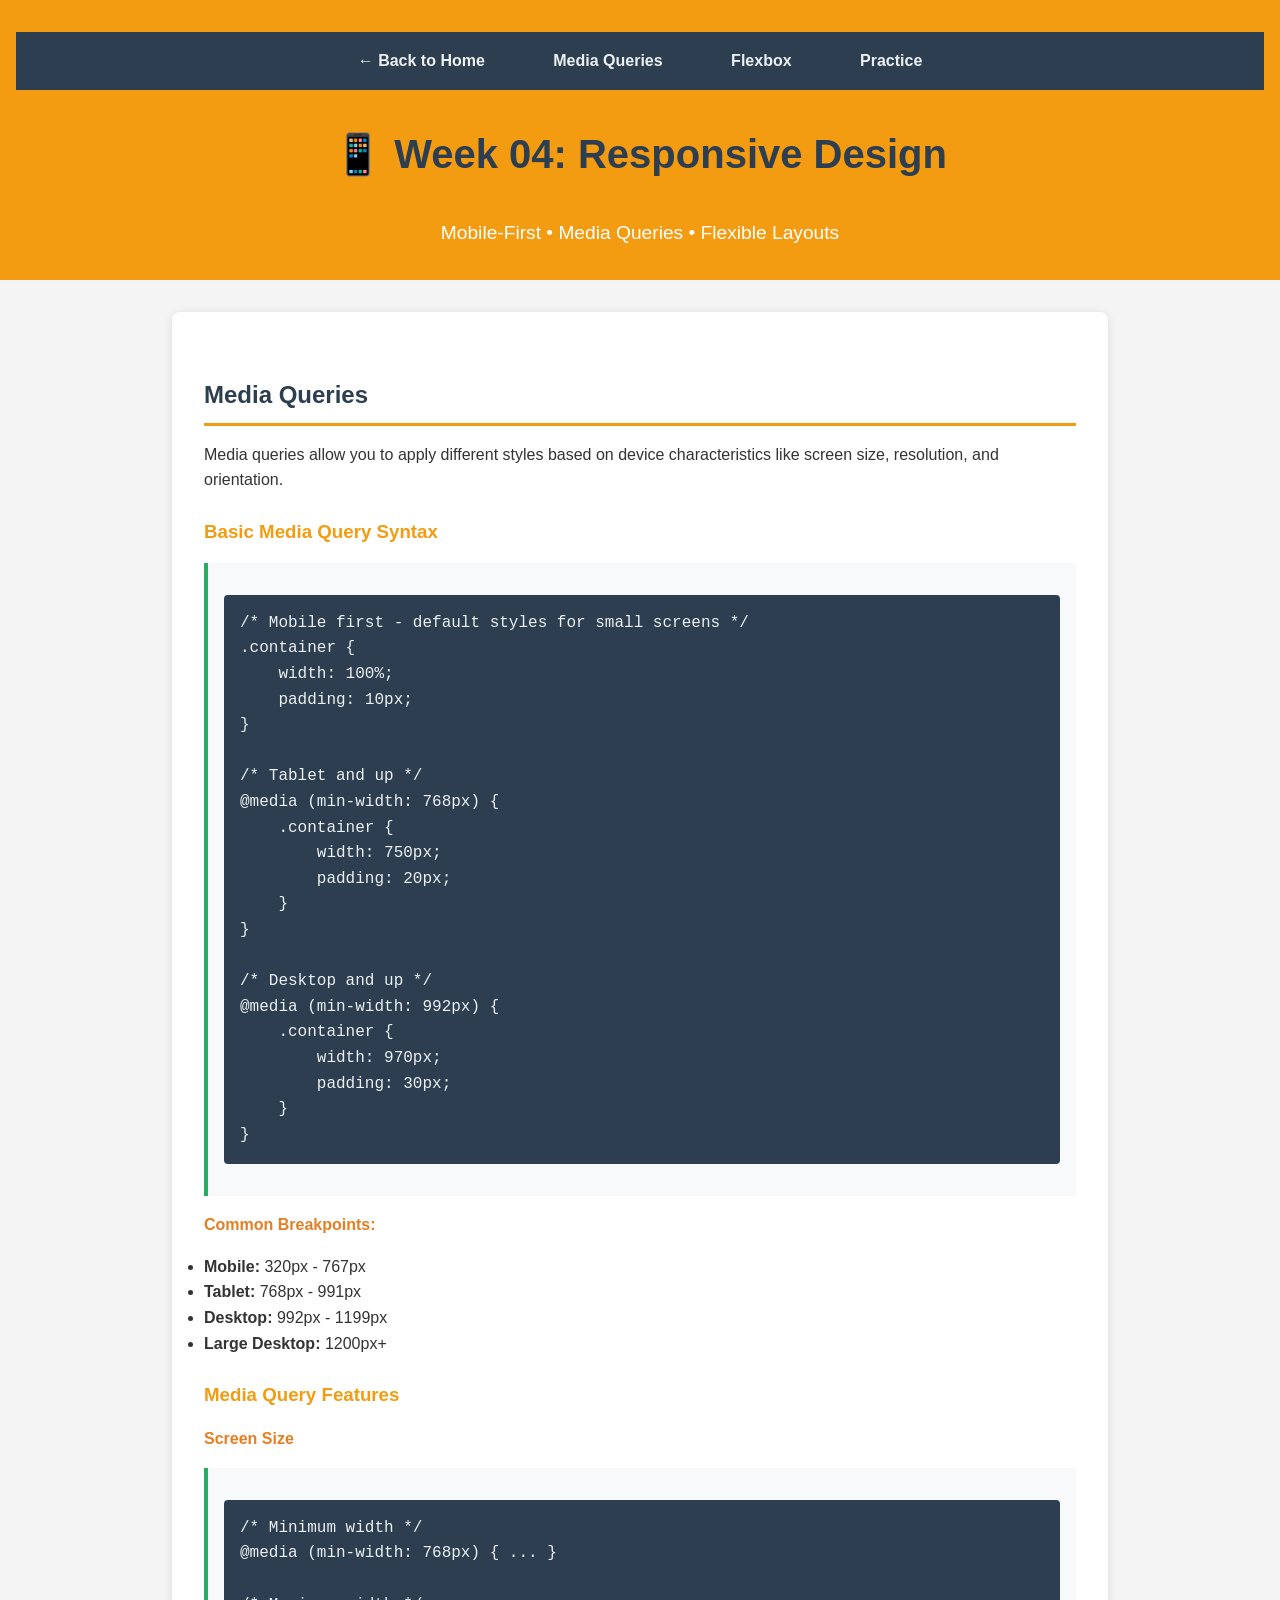
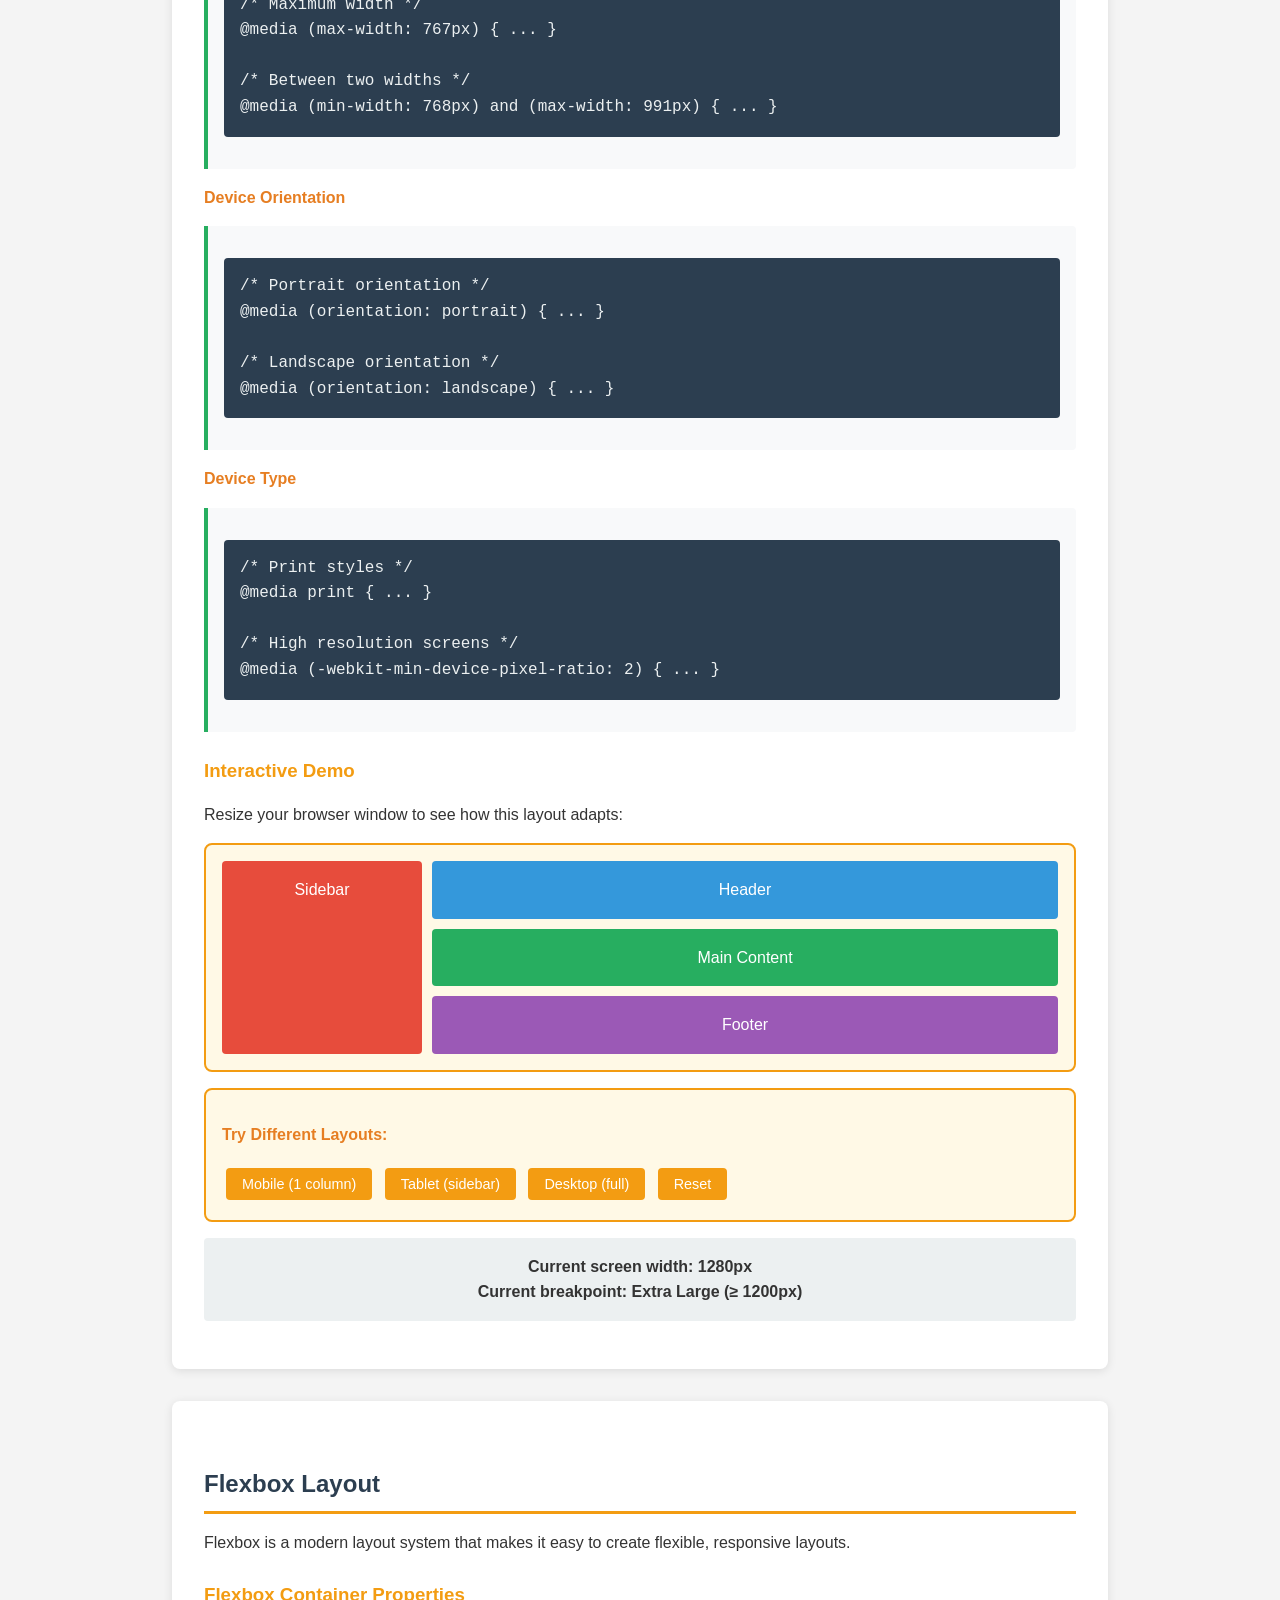
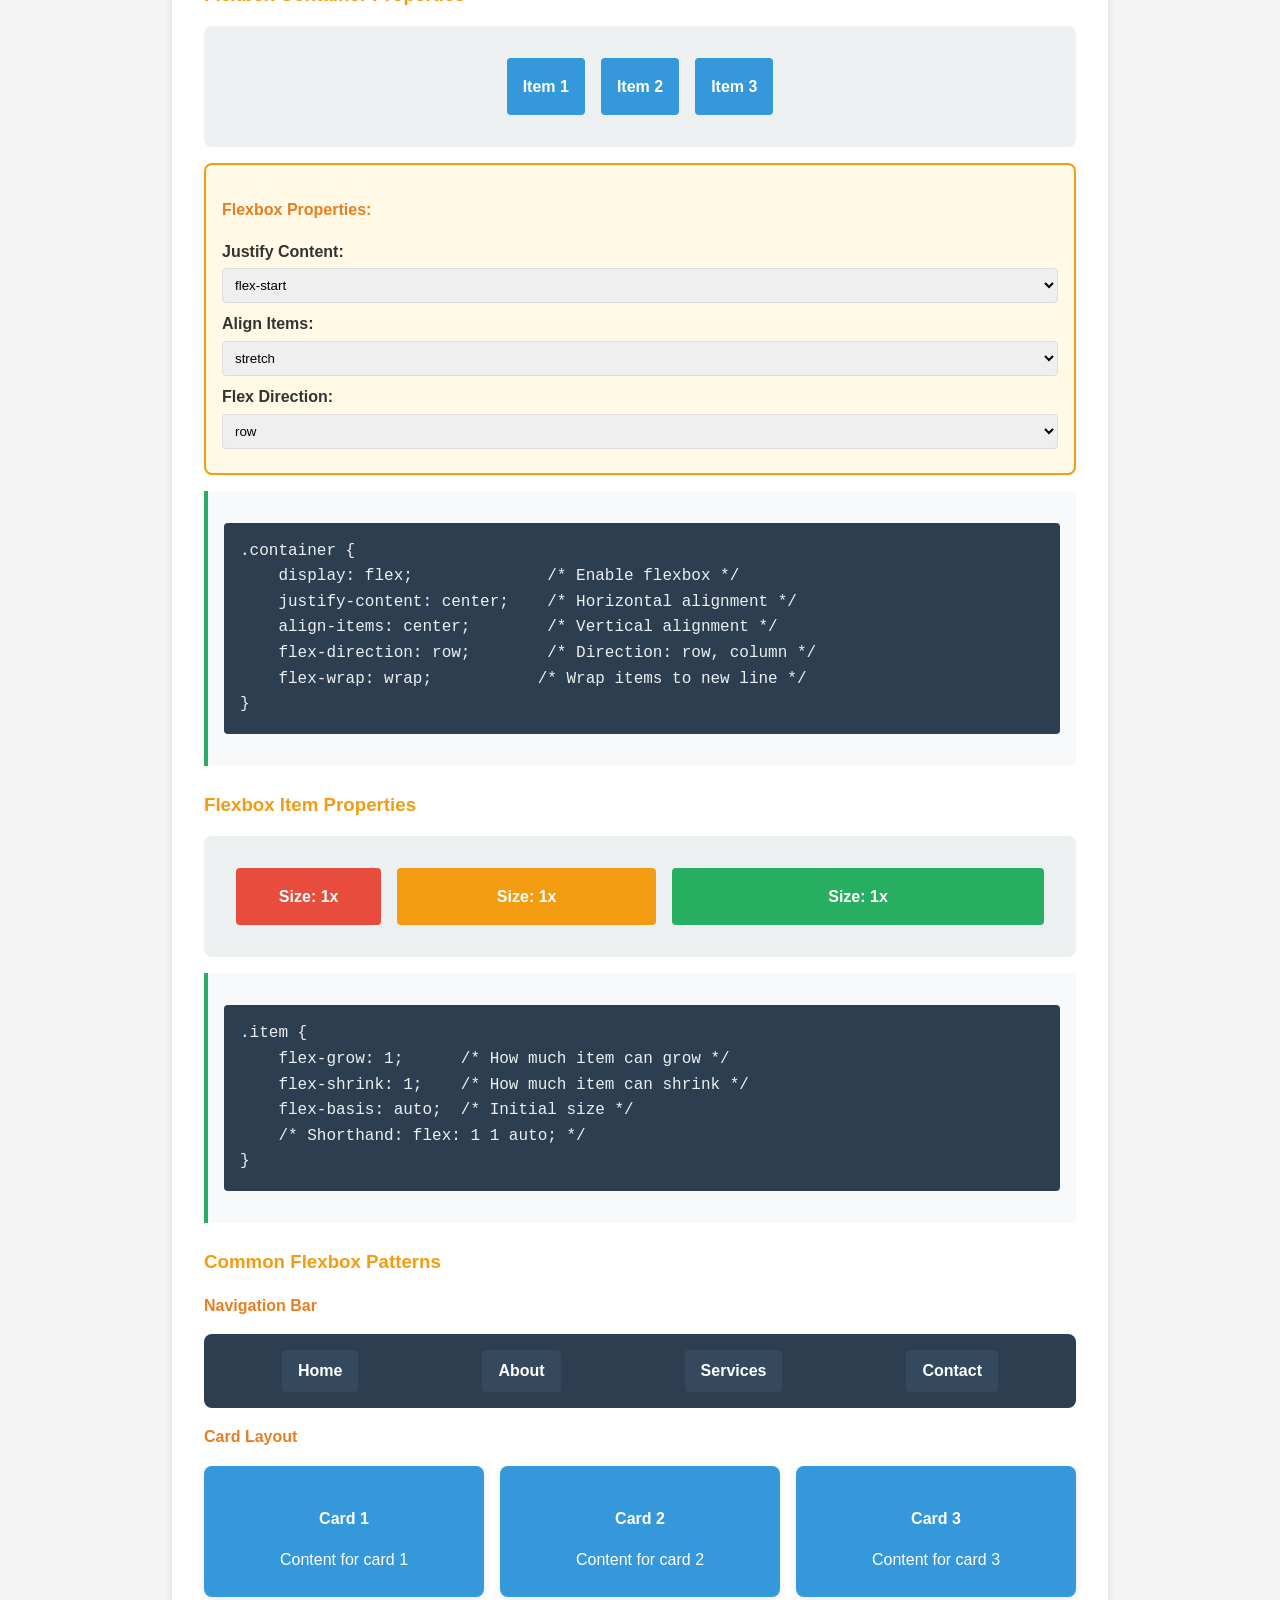
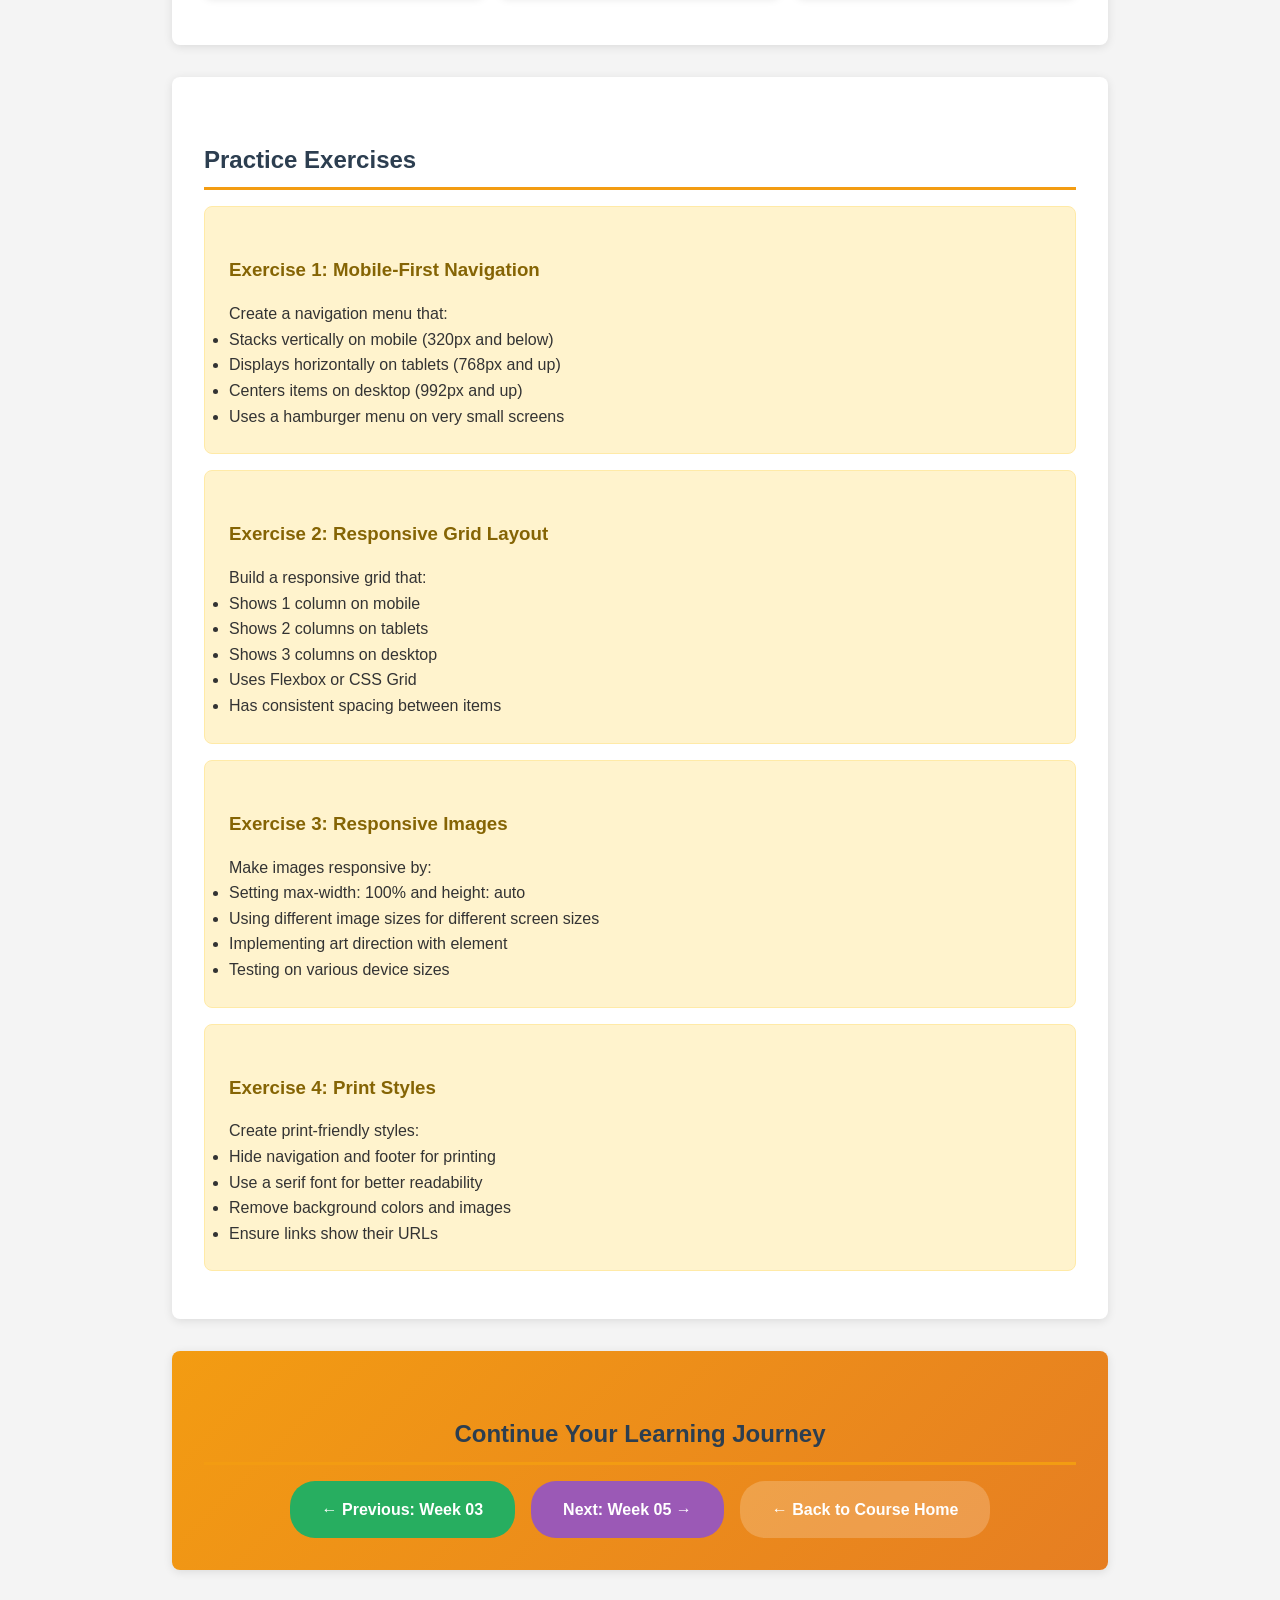
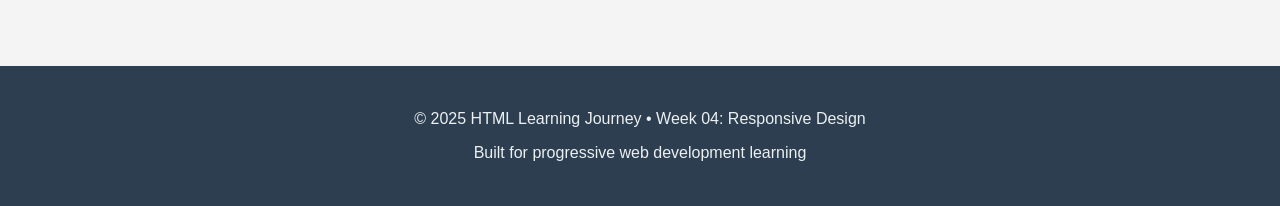
<file: 04_week/index.html>
<!DOCTYPE html>
<html lang="en">
<head>
    <meta charset="UTF-8">
    <meta name="viewport" content="width=device-width, initial-scale=1.0">
    <title>Week 04: Responsive Design - HTML Learning Journey</title>
    <link rel="stylesheet" href="css/styles.css">
    <link rel="icon" href="../img/favicon.ico" type="image/x-icon">
    <meta name="description" content="Week 4: Learn mobile-first responsive design and media queries">
</head>
<body>
    <header>
        <nav>
            <ul>
                <li><a href="../index.html">← Back to Home</a></li>
                <li><a href="#media-queries">Media Queries</a></li>
                <li><a href="#flexbox">Flexbox</a></li>
                <li><a href="#practice">Practice</a></li>
            </ul>
        </nav>
        <h1>📱 Week 04: Responsive Design</h1>
        <p>Mobile-First • Media Queries • Flexible Layouts</p>
    </header>

    <main>
        <section id="media-queries">
            <h2>Media Queries</h2>
            <p>Media queries allow you to apply different styles based on device characteristics like screen size, resolution, and orientation.</p>

            <article>
                <h3>Basic Media Query Syntax</h3>

                <div class="code-example">
                    <pre><code>/* Mobile first - default styles for small screens */
.container {
    width: 100%;
    padding: 10px;
}

/* Tablet and up */
@media (min-width: 768px) {
    .container {
        width: 750px;
        padding: 20px;
    }
}

/* Desktop and up */
@media (min-width: 992px) {
    .container {
        width: 970px;
        padding: 30px;
    }
}</code></pre>
                </div>

                <div class="explanation">
                    <h4>Common Breakpoints:</h4>
                    <ul>
                        <li><strong>Mobile:</strong> 320px - 767px</li>
                        <li><strong>Tablet:</strong> 768px - 991px</li>
                        <li><strong>Desktop:</strong> 992px - 1199px</li>
                        <li><strong>Large Desktop:</strong> 1200px+</li>
                    </ul>
                </div>
            </article>

            <article>
                <h3>Media Query Features</h3>

                <h4>Screen Size</h4>
                <div class="code-example">
                    <pre><code>/* Minimum width */
@media (min-width: 768px) { ... }

/* Maximum width */
@media (max-width: 767px) { ... }

/* Between two widths */
@media (min-width: 768px) and (max-width: 991px) { ... }</code></pre>
                </div>

                <h4>Device Orientation</h4>
                <div class="code-example">
                    <pre><code>/* Portrait orientation */
@media (orientation: portrait) { ... }

/* Landscape orientation */
@media (orientation: landscape) { ... }</code></pre>
                </div>

                <h4>Device Type</h4>
                <div class="code-example">
                    <pre><code>/* Print styles */
@media print { ... }

/* High resolution screens */
@media (-webkit-min-device-pixel-ratio: 2) { ... }</code></pre>
                </div>
            </article>

            <article>
                <h3>Interactive Demo</h3>
                <p>Resize your browser window to see how this layout adapts:</p>

                <div class="responsive-demo">
                    <div class="demo-header">Header</div>
                    <div class="demo-sidebar">Sidebar</div>
                    <div class="demo-main">Main Content</div>
                    <div class="demo-footer">Footer</div>
                </div>

                <div class="screen-size-display">
                    <p>Current screen width: <span id="screen-width">0</span>px</p>
                    <p>Current breakpoint: <span id="current-breakpoint">Unknown</span></p>
                </div>
            </article>
        </section>

        <section id="flexbox">
            <h2>Flexbox Layout</h2>
            <p>Flexbox is a modern layout system that makes it easy to create flexible, responsive layouts.</p>

            <article>
                <h3>Flexbox Container Properties</h3>

                <div class="flex-demo">
                    <div class="flex-item">Item 1</div>
                    <div class="flex-item">Item 2</div>
                    <div class="flex-item">Item 3</div>
                </div>

                <div class="code-example">
                    <pre><code>.container {
    display: flex;              /* Enable flexbox */
    justify-content: center;    /* Horizontal alignment */
    align-items: center;        /* Vertical alignment */
    flex-direction: row;        /* Direction: row, column */
    flex-wrap: wrap;           /* Wrap items to new line */
}</code></pre>
                </div>
            </article>

            <article>
                <h3>Flexbox Item Properties</h3>

                <div class="flex-demo-2">
                    <div class="flex-item small">Small</div>
                    <div class="flex-item medium">Medium</div>
                    <div class="flex-item large">Large</div>
                </div>

                <div class="code-example">
                    <pre><code>.item {
    flex-grow: 1;      /* How much item can grow */
    flex-shrink: 1;    /* How much item can shrink */
    flex-basis: auto;  /* Initial size */
    /* Shorthand: flex: 1 1 auto; */
}</code></pre>
                </div>
            </article>

            <article>
                <h3>Common Flexbox Patterns</h3>

                <h4>Navigation Bar</h4>
                <div class="nav-demo">
                    <div class="nav-item">Home</div>
                    <div class="nav-item">About</div>
                    <div class="nav-item">Services</div>
                    <div class="nav-item">Contact</div>
                </div>

                <h4>Card Layout</h4>
                <div class="cards-demo">
                    <div class="card">
                        <h4>Card 1</h4>
                        <p>Content for card 1</p>
                    </div>
                    <div class="card">
                        <h4>Card 2</h4>
                        <p>Content for card 2</p>
                    </div>
                    <div class="card">
                        <h4>Card 3</h4>
                        <p>Content for card 3</p>
                    </div>
                </div>
            </article>
        </section>

        <section id="practice">
            <h2>Practice Exercises</h2>

            <div class="exercise">
                <h3>Exercise 1: Mobile-First Navigation</h3>
                <p>Create a navigation menu that:</p>
                <ul>
                    <li>Stacks vertically on mobile (320px and below)</li>
                    <li>Displays horizontally on tablets (768px and up)</li>
                    <li>Centers items on desktop (992px and up)</li>
                    <li>Uses a hamburger menu on very small screens</li>
                </ul>
            </div>

            <div class="exercise">
                <h3>Exercise 2: Responsive Grid Layout</h3>
                <p>Build a responsive grid that:</p>
                <ul>
                    <li>Shows 1 column on mobile</li>
                    <li>Shows 2 columns on tablets</li>
                    <li>Shows 3 columns on desktop</li>
                    <li>Uses Flexbox or CSS Grid</li>
                    <li>Has consistent spacing between items</li>
                </ul>
            </div>

            <div class="exercise">
                <h3>Exercise 3: Responsive Images</h3>
                <p>Make images responsive by:</p>
                <ul>
                    <li>Setting max-width: 100% and height: auto</li>
                    <li>Using different image sizes for different screen sizes</li>
                    <li>Implementing art direction with <picture> element</li>
                    <li>Testing on various device sizes</li>
                </ul>
            </div>

            <div class="exercise">
                <h3>Exercise 4: Print Styles</h3>
                <p>Create print-friendly styles:</p>
                <ul>
                    <li>Hide navigation and footer for printing</li>
                    <li>Use a serif font for better readability</li>
                    <li>Remove background colors and images</li>
                    <li>Ensure links show their URLs</li>
                </ul>
            </div>
        </section>

        <section class="navigation">
            <h2>Continue Your Learning Journey</h2>
            <div class="nav-buttons">
                <a href="../03_week/" class="prev-week">← Previous: Week 03</a>
                <a href="../05_week/" class="next-week">Next: Week 05 →</a>
                <a href="../index.html" class="back-home">← Back to Course Home</a>
            </div>
        </section>
    </main>

    <footer>
        <p>&copy; 2025 HTML Learning Journey • Week 04: Responsive Design</p>
        <p>Built for progressive web development learning</p>
    </footer>

    <script src="js/script.js"></script>
</body>
</html>
</file>
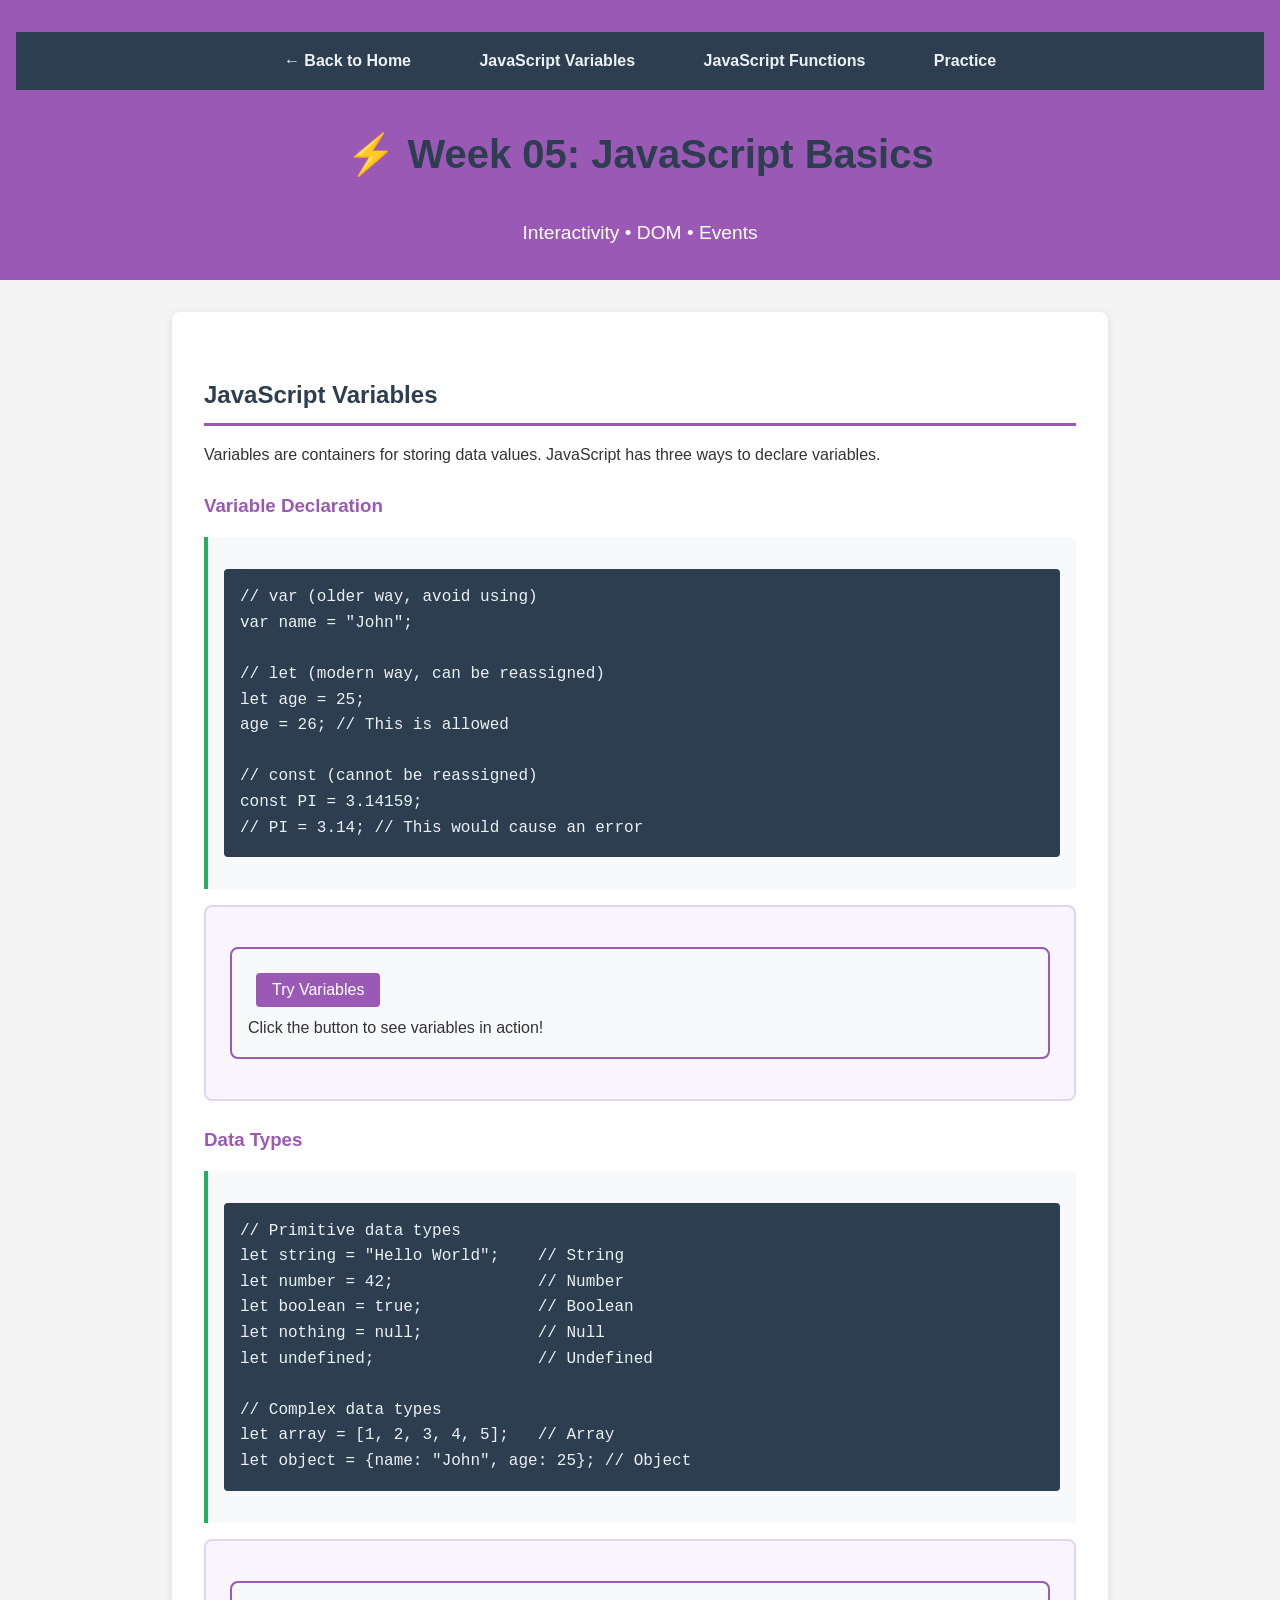
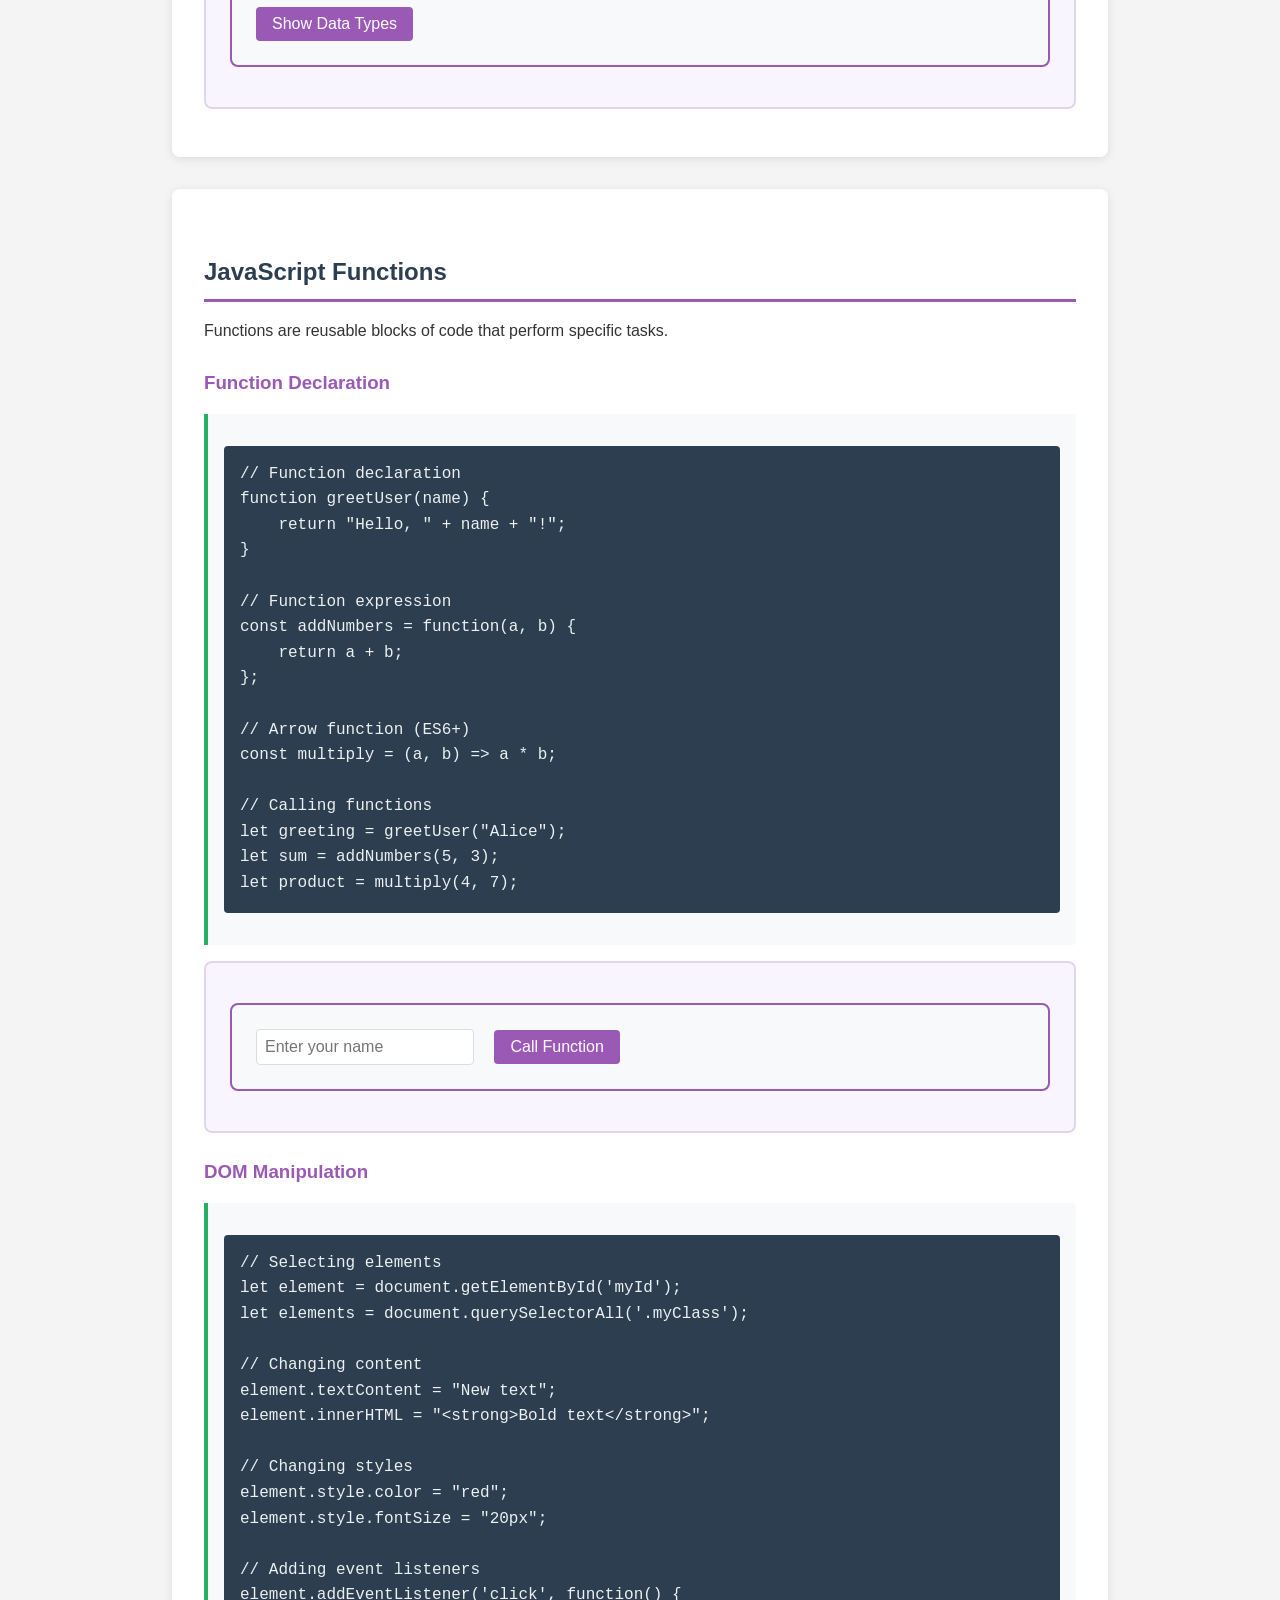
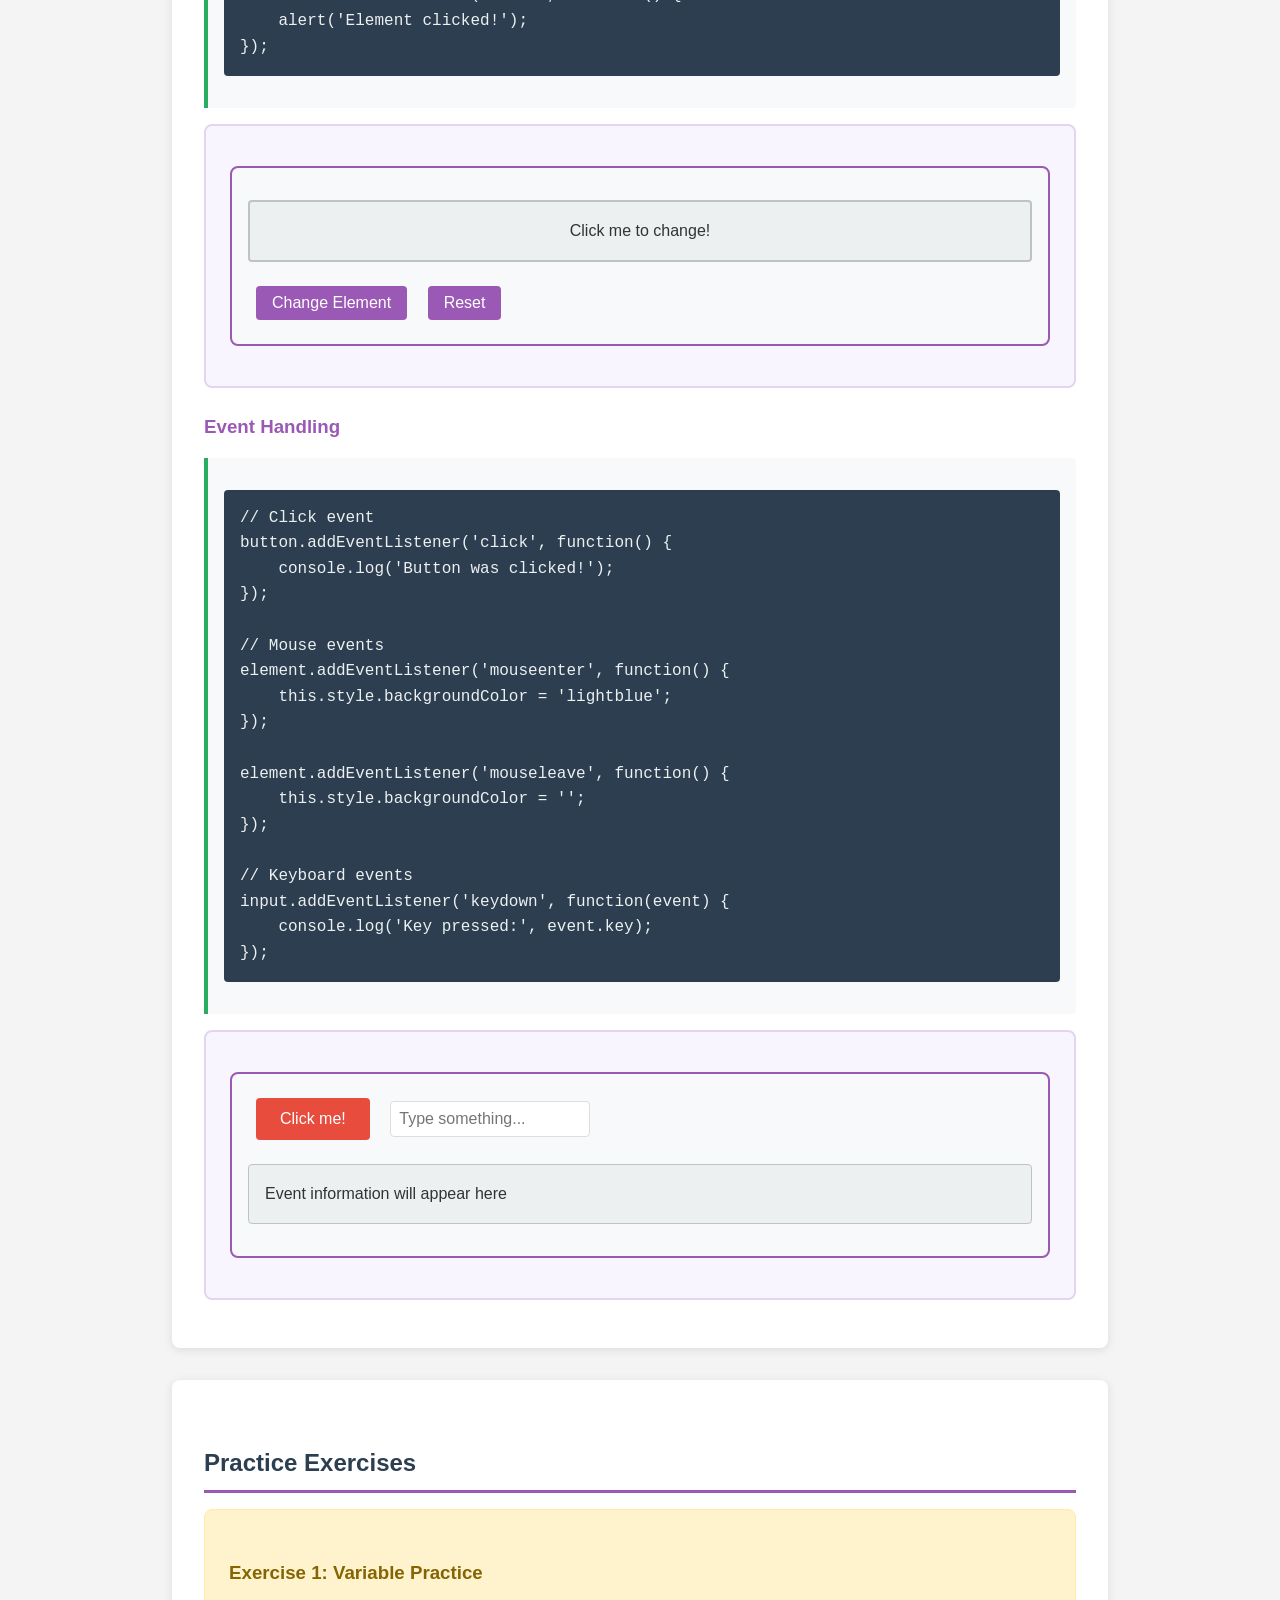
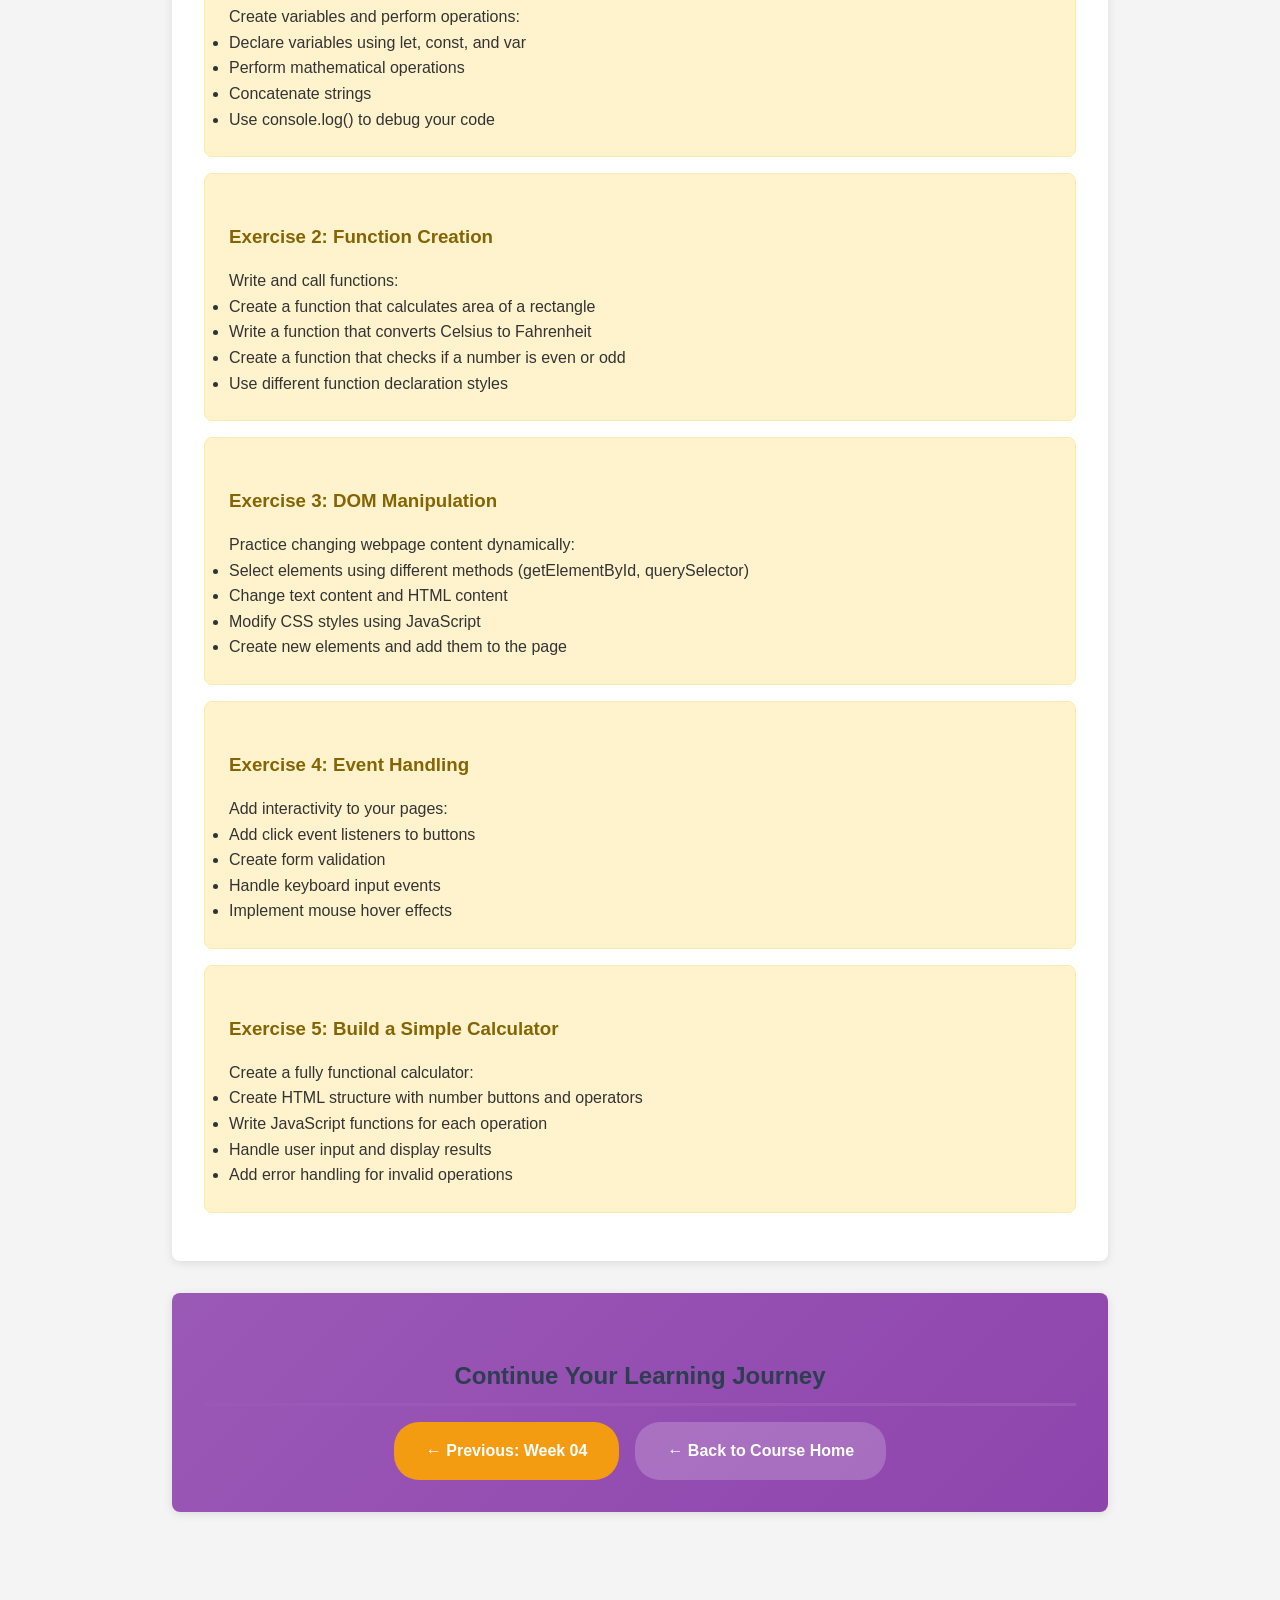
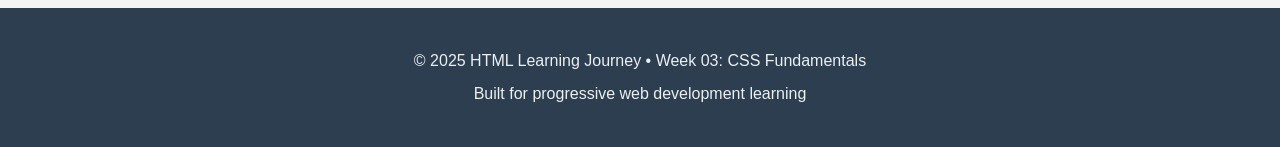
<file: 05_week/index.html>
<!DOCTYPE html>
<html lang="en">
<head>
    <meta charset="UTF-8">
    <meta name="viewport" content="width=device-width, initial-scale=1.0">
    <title>Week 03: CSS Fundamentals - HTML Learning Journey</title>
    <link rel="stylesheet" href="css/styles.css">
    <link rel="icon" href="../img/favicon.ico" type="image/x-icon">
    <meta name="description" content="Week 3: Transform plain HTML into beautiful, styled web pages with CSS fundamentals">
</head>
<body>
    <header>
        <nav>
            <ul>
                <li><a href="../index.html">← Back to Home</a></li>
                <li><a href="#variables">JavaScript Variables</a></li>
                <li><a href="#functions">JavaScript Functions</a></li>
                <li><a href="#practice">Practice</a></li>
            </ul>
        </nav>
    <h1>⚡ Week 05: JavaScript Basics</h1>
    <p>Interactivity • DOM • Events</p>
    </header>

    <main>
        <section id="variables">
            <h2>JavaScript Variables</h2>
            <p>Variables are containers for storing data values. JavaScript has three ways to declare variables.</p>

            <article>
                <h3>Variable Declaration</h3>

                <div class="code-example">
                    <pre><code>// var (older way, avoid using)
var name = "John";

// let (modern way, can be reassigned)
let age = 25;
age = 26; // This is allowed

// const (cannot be reassigned)
const PI = 3.14159;
// PI = 3.14; // This would cause an error</code></pre>
                </div>

                <div class="demo-section">
                    <div class="variable-demo">
                        <button onclick="demonstrateVariables()">Try Variables</button>
                        <div id="variable-output">Click the button to see variables in action!</div>
                    </div>
                </div>
            </article>

            <article>
                <h3>Data Types</h3>

                <div class="code-example">
                    <pre><code>// Primitive data types
let string = "Hello World";    // String
let number = 42;               // Number
let boolean = true;            // Boolean
let nothing = null;            // Null
let undefined;                 // Undefined

// Complex data types
let array = [1, 2, 3, 4, 5];   // Array
let object = {name: "John", age: 25}; // Object</code></pre>
                </div>

                <div class="demo-section">
                    <div class="data-type-demo">
                        <button onclick="demonstrateDataTypes()">Show Data Types</button>
                        <div id="data-type-output"></div>
                    </div>
                </div>
            </article>
        </section>

        <section id="functions">
            <h2>JavaScript Functions</h2>
            <p>Functions are reusable blocks of code that perform specific tasks.</p>

            <article>
                <h3>Function Declaration</h3>

                <div class="code-example">
                    <pre><code>// Function declaration
function greetUser(name) {
    return "Hello, " + name + "!";
}

// Function expression
const addNumbers = function(a, b) {
    return a + b;
};

// Arrow function (ES6+)
const multiply = (a, b) => a * b;

// Calling functions
let greeting = greetUser("Alice");
let sum = addNumbers(5, 3);
let product = multiply(4, 7);</code></pre>
                </div>

                <div class="demo-section">
                    <div class="function-demo">
                        <input type="text" id="user-name" placeholder="Enter your name">
                        <button onclick="callFunctionDemo()">Call Function</button>
                        <div id="function-output"></div>
                    </div>
                </div>
            </article>

            <article>
                <h3>DOM Manipulation</h3>

                <div class="code-example">
                    <pre><code>// Selecting elements
let element = document.getElementById('myId');
let elements = document.querySelectorAll('.myClass');

// Changing content
element.textContent = "New text";
element.innerHTML = "&lt;strong&gt;Bold text&lt;/strong&gt;";

// Changing styles
element.style.color = "red";
element.style.fontSize = "20px";

// Adding event listeners
element.addEventListener('click', function() {
    alert('Element clicked!');
});</code></pre>
                </div>

                <div class="demo-section">
                    <div class="dom-demo">
                        <div id="dom-element" class="dom-box">Click me to change!</div>
                        <button onclick="changeDOM()">Change Element</button>
                        <button onclick="resetDOM()">Reset</button>
                    </div>
                </div>
            </article>

            <article>
                <h3>Event Handling</h3>

                <div class="code-example">
                    <pre><code>// Click event
button.addEventListener('click', function() {
    console.log('Button was clicked!');
});

// Mouse events
element.addEventListener('mouseenter', function() {
    this.style.backgroundColor = 'lightblue';
});

element.addEventListener('mouseleave', function() {
    this.style.backgroundColor = '';
});

// Keyboard events
input.addEventListener('keydown', function(event) {
    console.log('Key pressed:', event.key);
});</code></pre>
                </div>

                <div class="demo-section">
                    <div class="event-demo">
                        <button id="event-button">Click me!</button>
                        <input type="text" id="event-input" placeholder="Type something...">
                        <div id="event-output">Event information will appear here</div>
                    </div>
                </div>
            </article>
        </section>

        <section id="practice">
            <h2>Practice Exercises</h2>

            <div class="exercise">
                <h3>Exercise 1: Variable Practice</h3>
                <p>Create variables and perform operations:</p>
                <ul>
                    <li>Declare variables using let, const, and var</li>
                    <li>Perform mathematical operations</li>
                    <li>Concatenate strings</li>
                    <li>Use console.log() to debug your code</li>
                </ul>
            </div>

            <div class="exercise">
                <h3>Exercise 2: Function Creation</h3>
                <p>Write and call functions:</p>
                <ul>
                    <li>Create a function that calculates area of a rectangle</li>
                    <li>Write a function that converts Celsius to Fahrenheit</li>
                    <li>Create a function that checks if a number is even or odd</li>
                    <li>Use different function declaration styles</li>
                </ul>
            </div>

            <div class="exercise">
                <h3>Exercise 3: DOM Manipulation</h3>
                <p>Practice changing webpage content dynamically:</p>
                <ul>
                    <li>Select elements using different methods (getElementById, querySelector)</li>
                    <li>Change text content and HTML content</li>
                    <li>Modify CSS styles using JavaScript</li>
                    <li>Create new elements and add them to the page</li>
                </ul>
            </div>

            <div class="exercise">
                <h3>Exercise 4: Event Handling</h3>
                <p>Add interactivity to your pages:</p>
                <ul>
                    <li>Add click event listeners to buttons</li>
                    <li>Create form validation</li>
                    <li>Handle keyboard input events</li>
                    <li>Implement mouse hover effects</li>
                </ul>
            </div>

            <div class="exercise">
                <h3>Exercise 5: Build a Simple Calculator</h3>
                <p>Create a fully functional calculator:</p>
                <ul>
                    <li>Create HTML structure with number buttons and operators</li>
                    <li>Write JavaScript functions for each operation</li>
                    <li>Handle user input and display results</li>
                    <li>Add error handling for invalid operations</li>
                </ul>
            </div>
        </section>

        <section class="navigation">
            <h2>Continue Your Learning Journey</h2>
            <div class="nav-buttons">
                <a href="../04_week/" class="prev-week">← Previous: Week 04</a>
                <!-- <a href="../04_week/" class="next-week">Next: Week 04 →</a> -->
                <a href="../index.html" class="back-home">← Back to Course Home</a>
            </div>
        </section>
    </main>

    <footer>
        <p>&copy; 2025 HTML Learning Journey • Week 03: CSS Fundamentals</p>
        <p>Built for progressive web development learning</p>
    </footer>

    <script src="js/script.js"></script>
</body>
</html>
</file>
<file: css/styles.css>
/* HTML Learning Journey Styles */

/* CSS Reset and Base Styles */
* {
    margin: 0;
    padding: 0;
    box-sizing: border-box;
}

body {
    font-family: 'Segoe UI', Tahoma, Geneva, Verdana, sans-serif;
    line-height: 1.6;
    color: #333;
    background: linear-gradient(135deg, #667eea 0%, #764ba2 100%);
    min-height: 100vh;
    margin: 0;
    padding: 0;
}

/* Typography */
h1, h2, h3, h4, h5, h6 {
    margin-bottom: 1rem;
    color: #2c3e50;
}

h1 {
    font-size: 2.5rem;
    text-align: center;
    margin: 2rem 0;
}

h2 {
    font-size: 2rem;
    border-bottom: 2px solid #3498db;
    padding-bottom: 0.5rem;
    margin-top: 2rem;
}

h3 {
    font-size: 1.5rem;
    color: #3498db;
    margin-top: 1.5rem;
}

p {
    margin-bottom: 1rem;
}

code {
    background-color: #f8f8f8;
    padding: 0.2rem 0.4rem;
    border-radius: 3px;
    font-family: 'Courier New', monospace;
    color: #e74c3c;
}

pre {
    background-color: #2c3e50;
    color: #ecf0f1;
    padding: 1rem;
    border-radius: 5px;
    overflow-x: auto;
    margin: 1rem 0;
}

pre code {
    background-color: transparent;
    color: inherit;
    padding: 0;
}

/* Navigation */
nav {
    background-color: #2c3e50;
    padding: 1rem 0;
}

nav ul {
    list-style: none;
    text-align: center;
}

nav ul li {
    display: inline;
    margin: 0 1rem;
}

nav a {
    color: #ecf0f1;
    text-decoration: none;
    font-weight: bold;
    transition: color 0.3s ease;
}

nav a:hover {
    color: #3498db;
}

/* Header */
header {
    background-color: #3498db;
    color: white;
    text-align: center;
    padding: 2rem 1rem;
}

/* Main Content */
main {
    max-width: 1200px;
    margin: 0 auto;
    padding: 2rem;
}

section {
    margin-bottom: 3rem;
    background-color: white;
    padding: 2rem;
    border-radius: 8px;
    box-shadow: 0 2px 10px rgba(0, 0, 0, 0.1);
}

/* Lists */
ul, ol {
    margin: 1rem 0;
    padding-left: 2rem;
}

li {
    margin-bottom: 0.5rem;
}

/* Links */
a {
    color: #3498db;
    text-decoration: none;
}

a:hover {
    text-decoration: underline;
}

/* Images and Figures */
figure {
    text-align: center;
    margin: 2rem 0;
}

img {
    max-width: 100%;
    height: auto;
    border-radius: 5px;
}

figcaption {
    margin-top: 0.5rem;
    font-style: italic;
    color: #7f8c8d;
}

/* Forms */
.form-group {
    margin-bottom: 1.5rem;
}

label {
    display: block;
    margin-bottom: 0.5rem;
    font-weight: bold;
    color: #2c3e50;
}

input[type="text"],
input[type="email"],
select,
textarea {
    width: 100%;
    padding: 0.8rem;
    border: 2px solid #ddd;
    border-radius: 4px;
    font-size: 1rem;
    transition: border-color 0.3s ease;
}

input[type="text"]:focus,
input[type="email"]:focus,
select:focus,
textarea:focus {
    outline: none;
    border-color: #3498db;
}

input[type="checkbox"] {
    width: auto;
    margin-right: 0.5rem;
}

/* Buttons */
button {
    background-color: #3498db;
    color: white;
    padding: 0.8rem 1.5rem;
    border: none;
    border-radius: 4px;
    font-size: 1rem;
    cursor: pointer;
    transition: background-color 0.3s ease;
    margin-right: 1rem;
}

button:hover {
    background-color: #2980b9;
}

button[type="reset"] {
    background-color: #e74c3c;
}

button[type="reset"]:hover {
    background-color: #c0392b;
}

/* Tables */
table {
    width: 100%;
    border-collapse: collapse;
    margin: 2rem 0;
}

th, td {
    padding: 1rem;
    text-align: left;
    border-bottom: 1px solid #ddd;
}

th {
    background-color: #f8f8f8;
    font-weight: bold;
    color: #2c3e50;
}

tr:hover {
    background-color: #f8f8f8;
}

/* Multimedia */
audio, video {
    display: block;
    margin: 1rem 0;
    max-width: 100%;
}

/* Footer */
footer {
    background-color: #2c3e50;
    color: #ecf0f1;
    text-align: center;
    padding: 2rem;
    margin-top: 3rem;
}

footer p {
    margin: 0.5rem 0;
}

/* Responsive Design */
@media (max-width: 768px) {
    h1 {
        font-size: 2rem;
    }

    main {
        padding: 1rem;
    }

    section {
        padding: 1rem;
    }

    nav ul li {
        display: block;
        margin: 0.5rem 0;
    }

    table {
        font-size: 0.9rem;
    }

    th, td {
        padding: 0.5rem;
    }
}

@media (max-width: 480px) {
    h2 {
        font-size: 1.5rem;
    }

    h3 {
        font-size: 1.2rem;
    }

    button {
        width: 100%;
        margin: 0.5rem 0;
    }
}

/* Utility Classes */
.highlight {
    background-color: #fff3cd;
    padding: 0.5rem;
    border-left: 4px solid #ffc107;
    margin: 1rem 0;
}

.center {
    text-align: center;
}

.left {
    text-align: left;
}

.right {
    text-align: right;
}

/* Animation Examples */
@keyframes fadeIn {
    from { opacity: 0; }
    to { opacity: 1; }
}

.fade-in {
    animation: fadeIn 1s ease-in;
}

/* Landing Page Specific Styles */

/* Hero Section */
.hero {
    background: rgba(255, 255, 255, 0.95);
    backdrop-filter: blur(10px);
    border-radius: 20px;
    margin: 2rem auto;
    padding: 3rem;
    text-align: center;
    box-shadow: 0 20px 40px rgba(0, 0, 0, 0.1);
    max-width: 800px;
}

.hero-content h2 {
    font-size: 2.5rem;
    margin-bottom: 1rem;
    color: #2c3e50;
}

.hero-content p {
    font-size: 1.2rem;
    margin-bottom: 2rem;
    color: #5a6c7d;
}

/* Progress Indicator */
.progress-indicator {
    display: flex;
    justify-content: center;
    margin-top: 2rem;
}

.progress-step {
    display: flex;
    align-items: center;
    gap: 0.5rem;
    background: #27ae60;
    color: white;
    padding: 0.5rem 1rem;
    border-radius: 25px;
    font-weight: bold;
}

.progress-step.completed {
    background: #27ae60;
}

/* Week Grid */
.week-grid {
    display: grid;
    grid-template-columns: repeat(auto-fit, minmax(350px, 1fr));
    gap: 2rem;
    margin: 3rem 0;
}

.week-card {
    background: white;
    border-radius: 15px;
    padding: 2rem;
    box-shadow: 0 10px 30px rgba(0, 0, 0, 0.1);
    transition: transform 0.3s ease, box-shadow 0.3s ease;
    border: 2px solid transparent;
}

.week-card:hover {
    transform: translateY(-5px);
    box-shadow: 0 20px 40px rgba(0, 0, 0, 0.15);
}

.week-card.coming-soon {
    opacity: 0.7;
    position: relative;
}

.week-header {
    display: flex;
    justify-content: space-between;
    align-items: center;
    margin-bottom: 1rem;
}

.week-header h3 {
    margin: 0;
    color: #2c3e50;
}

.week-badge {
    background: linear-gradient(45deg, #667eea, #764ba2);
    color: white;
    padding: 0.3rem 0.8rem;
    border-radius: 20px;
    font-size: 0.8rem;
    font-weight: bold;
}

.week-card p {
    color: #5a6c7d;
    margin-bottom: 1rem;
}

.week-card ul {
    margin: 1rem 0;
    padding-left: 1.2rem;
}

.week-card li {
    margin-bottom: 0.5rem;
    color: #5a6c7d;
}

.week-link {
    display: inline-block;
    background: linear-gradient(45deg, #667eea, #764ba2);
    color: white;
    padding: 0.8rem 1.5rem;
    border-radius: 25px;
    text-decoration: none;
    font-weight: bold;
    transition: transform 0.2s ease;
    margin-top: 1rem;
}

.week-link:hover {
    transform: scale(1.05);
}

.coming-soon-badge {
    position: absolute;
    top: 10px;
    right: 10px;
    background: #f39c12;
    color: white;
    padding: 0.3rem 0.8rem;
    border-radius: 15px;
    font-size: 0.7rem;
    font-weight: bold;
}

/* Resources Grid */
.resources-grid {
    display: grid;
    grid-template-columns: repeat(auto-fit, minmax(250px, 1fr));
    gap: 2rem;
    margin: 3rem 0;
}

.resource-card {
    background: white;
    border-radius: 15px;
    padding: 2rem;
    box-shadow: 0 10px 30px rgba(0, 0, 0, 0.1);
    text-align: center;
}

.resource-card h3 {
    color: #2c3e50;
    margin-bottom: 1rem;
}

.resource-card ul {
    text-align: left;
    padding-left: 0;
}

.resource-card li {
    margin-bottom: 0.5rem;
}

/* Quick Start Steps */
.quick-start {
    background: rgba(255, 255, 255, 0.95);
    backdrop-filter: blur(10px);
    border-radius: 20px;
    padding: 3rem;
    margin: 3rem auto;
    max-width: 1000px;
}

.steps {
    display: grid;
    grid-template-columns: repeat(auto-fit, minmax(250px, 1fr));
    gap: 2rem;
    margin-top: 2rem;
}

.step {
    text-align: center;
    padding: 2rem;
    background: white;
    border-radius: 15px;
    box-shadow: 0 5px 15px rgba(0, 0, 0, 0.1);
}

.step-number {
    display: inline-block;
    width: 50px;
    height: 50px;
    background: linear-gradient(45deg, #667eea, #764ba2);
    color: white;
    border-radius: 50%;
    font-size: 1.5rem;
    font-weight: bold;
    line-height: 50px;
    margin-bottom: 1rem;
}

.step h3 {
    color: #2c3e50;
    margin-bottom: 1rem;
}

.step p {
    color: #5a6c7d;
}

/* Footer Updates */
footer {
    background: rgba(44, 62, 80, 0.9);
    color: #ecf0f1;
    text-align: center;
    padding: 2rem;
    margin-top: 3rem;
    backdrop-filter: blur(10px);
}

.footer-links {
    margin-top: 1rem;
}

.footer-links a {
    color: #3498db;
    margin: 0 1rem;
    text-decoration: none;
}

.footer-links a:hover {
    text-decoration: underline;
}

/* Print Styles */
@media print {
    nav, footer {
        display: none;
    }

    body {
        background-color: white;
    }

    section {
        box-shadow: none;
        border: 1px solid #ccc;
    }

    .week-card, .resource-card, .step {
        break-inside: avoid;
        box-shadow: none;
        border: 1px solid #ccc;
    }
}
</file>
<file: 02_week/css/styles.css>
/* Week 02: HTML Forms & Tables */

/* Base Styles */
* {
    margin: 0;
    padding: 0;
    box-sizing: border-box;
}

body {
    font-family: Arial, sans-serif;
    line-height: 1.6;
    color: #333;
    background-color: #f4f4f4;
}

/* Typography */
h1, h2, h3, h4, h5, h6 {
    color: #2c3e50;
    margin-bottom: 1rem;
}

h1 {
    font-size: 2.5rem;
    text-align: center;
    margin: 2rem 0;
}

h2 {
    border-bottom: 3px solid #e74c3c;
    padding-bottom: 0.5rem;
    margin-top: 2rem;
}

h3 {
    color: #e74c3c;
    margin-top: 1.5rem;
}

p {
    margin-bottom: 1rem;
}

/* Navigation */
nav {
    background-color: #2c3e50;
    padding: 1rem 0;
    text-align: center;
}

nav ul {
    list-style: none;
}

nav ul li {
    display: inline;
    margin: 0 1rem;
}

nav a {
    color: #ecf0f1;
    text-decoration: none;
    font-weight: bold;
    padding: 0.5rem 1rem;
    border-radius: 5px;
    transition: background-color 0.3s;
}

nav a:hover {
    background-color: #e74c3c;
}

/* Header */
header {
    background-color: #e74c3c;
    color: white;
    text-align: center;
    padding: 2rem 1rem;
}

header p {
    font-size: 1.2rem;
    margin-top: 0.5rem;
}

/* Main Content */
main {
    max-width: 1000px;
    margin: 0 auto;
    padding: 2rem;
}

section {
    background-color: white;
    margin-bottom: 2rem;
    padding: 2rem;
    border-radius: 8px;
    box-shadow: 0 2px 10px rgba(0, 0, 0, 0.1);
}

/* Forms */
.form-group {
    margin-bottom: 1.5rem;
}

.form-row {
    display: flex;
    gap: 1rem;
    margin-bottom: 1.5rem;
}

.form-row .form-group {
    flex: 1;
    margin-bottom: 0;
}

label {
    display: block;
    margin-bottom: 0.5rem;
    font-weight: bold;
    color: #2c3e50;
}

input[type="text"],
input[type="email"],
input[type="password"],
input[type="number"],
input[type="date"],
input[type="tel"],
select,
textarea {
    width: 100%;
    padding: 0.8rem;
    border: 2px solid #ddd;
    border-radius: 4px;
    font-size: 1rem;
    transition: border-color 0.3s ease;
}

input[type="text"]:focus,
input[type="email"]:focus,
input[type="password"]:focus,
input[type="number"]:focus,
input[type="date"]:focus,
input[type="tel"]:focus,
select:focus,
textarea:focus {
    outline: none;
    border-color: #e74c3c;
}

/* Checkboxes and Radio Buttons */
input[type="checkbox"],
input[type="radio"] {
    width: auto;
    margin-right: 0.5rem;
}

/* Buttons */
button,
input[type="submit"],
input[type="reset"],
input[type="button"] {
    background-color: #e74c3c;
    color: white;
    padding: 0.8rem 1.5rem;
    border: none;
    border-radius: 4px;
    font-size: 1rem;
    cursor: pointer;
    transition: background-color 0.3s ease;
    margin-right: 1rem;
    margin-bottom: 0.5rem;
}

button:hover,
input[type="submit"]:hover,
input[type="button"]:hover {
    background-color: #c0392b;
}

input[type="reset"] {
    background-color: #95a5a6;
}

input[type="reset"]:hover {
    background-color: #7f8c8d;
}

/* Tables */
table {
    width: 100%;
    border-collapse: collapse;
    margin: 2rem 0;
    background-color: white;
    box-shadow: 0 2px 8px rgba(0, 0, 0, 0.1);
}

th, td {
    padding: 1rem;
    text-align: left;
    border-bottom: 1px solid #ddd;
}

th {
    background-color: #e74c3c;
    color: white;
    font-weight: bold;
}

tr:nth-child(even) {
    background-color: #f8f9fa;
}

tr:hover {
    background-color: #fff3cd;
}

/* Code Examples */
.code-example {
    background-color: #f8f9fa;
    border-left: 4px solid #e74c3c;
    padding: 1rem;
    margin: 1rem 0;
    border-radius: 0 4px 4px 0;
}

pre {
    background-color: #2c3e50;
    color: #ecf0f1;
    padding: 1rem;
    border-radius: 4px;
    overflow-x: auto;
    margin: 1rem 0;
}

code {
    background-color: #f1f1f1;
    padding: 0.2rem 0.4rem;
    border-radius: 3px;
    font-family: 'Courier New', monospace;
    color: #c0392b;
}

pre code {
    background-color: transparent;
    color: inherit;
    padding: 0;
}

/* Demo Sections */
.demo-section {
    background-color: #fff5f5;
    padding: 1.5rem;
    border-radius: 8px;
    margin: 1rem 0;
    border: 2px solid #fed7d7;
}

/* Explanations */
.explanation {
    background-color: #e8f5e8;
    padding: 1rem;
    border-radius: 4px;
    margin: 1rem 0;
    border-left: 4px solid #27ae60;
}

.explanation ul {
    margin: 0.5rem 0;
}

/* Exercises */
.exercise {
    background-color: #fff3cd;
    border: 1px solid #ffeaa7;
    border-radius: 8px;
    padding: 1.5rem;
    margin: 1rem 0;
}

.exercise h3 {
    color: #856404;
}

/* Navigation Section */
.navigation {
    text-align: center;
    background: linear-gradient(135deg, #e74c3c 0%, #c0392b 100%);
    color: white;
}

.nav-buttons {
    display: flex;
    justify-content: center;
    gap: 1rem;
    margin-top: 1rem;
    flex-wrap: wrap;
}

.nav-buttons a {
    display: inline-block;
    padding: 1rem 2rem;
    background: rgba(255, 255, 255, 0.2);
    color: white;
    text-decoration: none;
    border-radius: 25px;
    font-weight: bold;
    transition: all 0.3s ease;
}

.nav-buttons a:hover {
    background: rgba(255, 255, 255, 0.3);
    transform: translateY(-2px);
}

.next-week {
    background: #27ae60 !important;
}

.next-week:hover {
    background: #219a52 !important;
}

.prev-week {
    background: #3498db !important;
}

.prev-week:hover {
    background: #2980b9 !important;
}

/* Footer */
footer {
    background-color: #2c3e50;
    color: #ecf0f1;
    text-align: center;
    padding: 2rem;
    margin-top: 2rem;
}

footer p {
    margin: 0.5rem 0;
}

/* Responsive Design */
@media (max-width: 768px) {
    main {
        padding: 1rem;
    }

    section {
        padding: 1rem;
    }

    h1 {
        font-size: 2rem;
    }

    nav ul li {
        display: block;
        margin: 0.5rem 0;
    }

    .form-row {
        flex-direction: column;
    }

    table {
        font-size: 0.9rem;
    }

    th, td {
        padding: 0.5rem;
    }

    .nav-buttons {
        flex-direction: column;
    }
}
</file>
<file: 03_week/css/styles.css>
/* Week 03: CSS Fundamentals */

/* Base Styles */
* {
    margin: 0;
    padding: 0;
    box-sizing: border-box;
}

body {
    font-family: Arial, sans-serif;
    line-height: 1.6;
    color: #333;
    background-color: #f4f4f4;
}

/* Typography */
h1, h2, h3, h4, h5, h6 {
    color: #2c3e50;
    margin-bottom: 1rem;
}

h1 {
    font-size: 2.5rem;
    text-align: center;
    margin: 2rem 0;
}

h2 {
    border-bottom: 3px solid #27ae60;
    padding-bottom: 0.5rem;
    margin-top: 2rem;
}

h3 {
    color: #27ae60;
    margin-top: 1.5rem;
}

/* Navigation */
nav {
    background-color: #2c3e50;
    padding: 1rem 0;
    text-align: center;
}

nav ul {
    list-style: none;
}

nav ul li {
    display: inline;
    margin: 0 1rem;
}

nav a {
    color: #ecf0f1;
    text-decoration: none;
    font-weight: bold;
    padding: 0.5rem 1rem;
    border-radius: 5px;
    transition: background-color 0.3s;
}

nav a:hover {
    background-color: #27ae60;
}

/* Header */
header {
    background-color: #27ae60;
    color: white;
    text-align: center;
    padding: 2rem 1rem;
}

header p {
    font-size: 1.2rem;
    margin-top: 0.5rem;
}

/* Main Content */
main {
    max-width: 1000px;
    margin: 0 auto;
    padding: 2rem;
}

section {
    background-color: white;
    margin-bottom: 2rem;
    padding: 2rem;
    border-radius: 8px;
    box-shadow: 0 2px 10px rgba(0, 0, 0, 0.1);
}

/* Demo Sections */
.demo-section {
    background-color: #f8fff8;
    padding: 1.5rem;
    border-radius: 8px;
    margin: 1rem 0;
    border: 2px solid #d4edda;
}

/* Box Model Demo */
.box-model-demo {
    width: 200px;
    height: 100px;
    background-color: #3498db;
    color: white;
    padding: 20px;
    border: 5px solid #2c3e50;
    margin: 20px auto;
    text-align: center;
    line-height: 60px;
    position: relative;
}

.box-model-demo::before {
    content: "Padding: 20px";
    position: absolute;
    top: -25px;
    left: 50%;
    transform: translateX(-50%);
    background: #e74c3c;
    color: white;
    padding: 2px 8px;
    border-radius: 3px;
    font-size: 12px;
}

.box-model-demo::after {
    content: "Border: 5px solid";
    position: absolute;
    bottom: -25px;
    left: 50%;
    transform: translateX(-50%);
    background: #2c3e50;
    color: white;
    padding: 2px 8px;
    border-radius: 3px;
    font-size: 12px;
}

/* Color Demos */
.color-demo {
    padding: 1rem;
    margin: 0.5rem 0;
    border-radius: 8px;
    color: white;
    font-weight: bold;
    font-size: 1.1rem;
    text-align: center;
    cursor: pointer;
    transition: transform 0.3s ease;
    min-height: 60px;
    display: flex;
    align-items: center;
    justify-content: center;
}

.color-demo:hover {
    transform: translateY(-2px);
    box-shadow: 0 4px 8px rgba(0, 0, 0, 0.2);
}

.color1 { background-color: red; }
.color2 { background-color: #3498db; }
.color3 { background-color: rgb(255, 165, 0); }
.color4 { background-color: hsl(120, 100%, 50%); }

/* Font Demos */
.font-demo {
    margin: 0.5rem 0;
    padding: 0.5rem;
    border: 1px solid #ddd;
    border-radius: 4px;
}

.font1 { font-family: Arial, sans-serif; }
.font2 { font-size: 1.5rem; }
.font3 { font-weight: bold; }
.font4 { line-height: 2; }

/* Code Examples */
.code-example {
    background-color: #f8f9fa;
    border-left: 4px solid #27ae60;
    padding: 1rem;
    margin: 1rem 0;
    border-radius: 0 4px 4px 0;
}

pre {
    background-color: #2c3e50;
    color: #ecf0f1;
    padding: 1rem;
    border-radius: 4px;
    overflow-x: auto;
    margin: 1rem 0;
}

code {
    background-color: #f1f1f1;
    padding: 0.2rem 0.4rem;
    border-radius: 3px;
    font-family: 'Courier New', monospace;
    color: #27ae60;
}

pre code {
    background-color: transparent;
    color: inherit;
    padding: 0;
}

/* Exercises */
.exercise {
    background-color: #fff3cd;
    border: 1px solid #ffeaa7;
    border-radius: 8px;
    padding: 1.5rem;
    margin: 1rem 0;
}

.exercise h3 {
    color: #856404;
}

/* Navigation Section */
.navigation {
    text-align: center;
    background: linear-gradient(135deg, #27ae60 0%, #219a52 100%);
    color: white;
}

.nav-buttons {
    display: flex;
    justify-content: center;
    gap: 1rem;
    margin-top: 1rem;
    flex-wrap: wrap;
}

.nav-buttons a {
    display: inline-block;
    padding: 1rem 2rem;
    background: rgba(255, 255, 255, 0.2);
    color: white;
    text-decoration: none;
    border-radius: 25px;
    font-weight: bold;
    transition: all 0.3s ease;
}

.nav-buttons a:hover {
    background: rgba(255, 255, 255, 0.3);
    transform: translateY(-2px);
}

.next-week {
    background: #f39c12 !important;
}

.next-week:hover {
    background: #e67e22 !important;
}

.prev-week {
    background: #e74c3c !important;
}

.prev-week:hover {
    background: #c0392b !important;
}

/* Footer */
footer {
    background-color: #2c3e50;
    color: #ecf0f1;
    text-align: center;
    padding: 2rem;
    margin-top: 2rem;
}

footer p {
    margin: 0.5rem 0;
}

/* Responsive Design */
@media (max-width: 768px) {
    main {
        padding: 1rem;
    }

    section {
        padding: 1rem;
    }

    h1 {
        font-size: 2rem;
    }

    nav ul li {
        display: block;
        margin: 0.5rem 0;
    }

    .nav-buttons {
        flex-direction: column;
    }
}
</file>
<file: 04_week/css/styles.css>
/* Week 04: Responsive Design */

/* Base Styles */
* {
    margin: 0;
    padding: 0;
    box-sizing: border-box;
}

body {
    font-family: Arial, sans-serif;
    line-height: 1.6;
    color: #333;
    background-color: #f4f4f4;
}

/* Typography */
h1, h2, h3, h4, h5, h6 {
    color: #2c3e50;
    margin-bottom: 1rem;
}

h1 {
    font-size: 2.5rem;
    text-align: center;
    margin: 2rem 0;
}

h2 {
    border-bottom: 3px solid #f39c12;
    padding-bottom: 0.5rem;
    margin-top: 2rem;
}

h3 {
    color: #f39c12;
    margin-top: 1.5rem;
}

h4 {
    color: #e67e22;
    margin-top: 1rem;
}

/* Navigation */
nav {
    background-color: #2c3e50;
    padding: 1rem 0;
    text-align: center;
}

nav ul {
    list-style: none;
}

nav ul li {
    display: inline;
    margin: 0 1rem;
}

nav a {
    color: #ecf0f1;
    text-decoration: none;
    font-weight: bold;
    padding: 0.5rem 1rem;
    border-radius: 5px;
    transition: background-color 0.3s;
}

nav a:hover {
    background-color: #f39c12;
}

/* Header */
header {
    background-color: #f39c12;
    color: white;
    text-align: center;
    padding: 2rem 1rem;
}

header p {
    font-size: 1.2rem;
    margin-top: 0.5rem;
}

/* Main Content */
main {
    max-width: 1000px;
    margin: 0 auto;
    padding: 2rem;
}

section {
    background-color: white;
    margin-bottom: 2rem;
    padding: 2rem;
    border-radius: 8px;
    box-shadow: 0 2px 10px rgba(0, 0, 0, 0.1);
}

/* Demo Sections */
.demo-section {
    background-color: #fff9e6;
    padding: 1.5rem;
    border-radius: 8px;
    margin: 1rem 0;
    border: 2px solid #ffeaa7;
}

/* Responsive Demo */
.responsive-demo {
    display: grid;
    grid-template-columns: 1fr;
    grid-template-rows: auto auto auto auto;
    gap: 10px;
    border: 2px solid #f39c12;
    padding: 1rem;
    border-radius: 8px;
    margin: 1rem 0;
    background: #fff9e6;
}

.demo-header {
    background: #3498db;
    color: white;
    padding: 1rem;
    text-align: center;
    border-radius: 4px;
}

.demo-sidebar {
    background: #e74c3c;
    color: white;
    padding: 1rem;
    text-align: center;
    border-radius: 4px;
}

.demo-main {
    background: #27ae60;
    color: white;
    padding: 1rem;
    text-align: center;
    border-radius: 4px;
}

.demo-footer {
    background: #9b59b6;
    color: white;
    padding: 1rem;
    text-align: center;
    border-radius: 4px;
}

.screen-size-display {
    background: #ecf0f1;
    padding: 1rem;
    border-radius: 4px;
    margin: 1rem 0;
    text-align: center;
    font-weight: bold;
}

/* Flexbox Demos */
.flex-demo {
    display: flex;
    justify-content: center;
    align-items: center;
    gap: 1rem;
    background: #ecf0f1;
    padding: 2rem;
    border-radius: 8px;
    margin: 1rem 0;
    min-height: 100px;
}

.flex-item {
    background: #3498db;
    color: white;
    padding: 1rem;
    border-radius: 4px;
    text-align: center;
    font-weight: bold;
}

.flex-demo-2 {
    display: flex;
    gap: 1rem;
    background: #ecf0f1;
    padding: 2rem;
    border-radius: 8px;
    margin: 1rem 0;
    min-height: 100px;
}

.flex-demo-2 .flex-item.small {
    flex: 0.5;
    background: #e74c3c;
}

.flex-demo-2 .flex-item.medium {
    flex: 1;
    background: #f39c12;
}

.flex-demo-2 .flex-item.large {
    flex: 1.5;
    background: #27ae60;
}

/* Navigation Demo */
.nav-demo {
    display: flex;
    justify-content: space-around;
    background: #2c3e50;
    padding: 1rem;
    border-radius: 8px;
    margin: 1rem 0;
}

.nav-item {
    color: white;
    padding: 0.5rem 1rem;
    background: #34495e;
    border-radius: 4px;
    text-decoration: none;
    font-weight: bold;
}

/* Cards Demo */
.cards-demo {
    display: flex;
    gap: 1rem;
    margin: 1rem 0;
    flex-wrap: wrap;
}

.card {
    flex: 1;
    min-width: 200px;
    background: #3498db;
    color: white;
    padding: 1.5rem;
    border-radius: 8px;
    text-align: center;
    box-shadow: 0 2px 8px rgba(0, 0, 0, 0.1);
}

.card h4 {
    margin-bottom: 1rem;
    color: white;
}

/* Responsive Breakpoints */
@media (min-width: 768px) {
    .responsive-demo {
        grid-template-columns: 200px 1fr;
        grid-template-rows: auto 1fr auto;
    }

    .demo-sidebar {
        grid-row: 1 / -1;
    }
}

@media (min-width: 992px) {
    .cards-demo {
        flex-direction: row;
    }

    .card {
        flex: 1;
    }
}

/* Code Examples */
.code-example {
    background-color: #f8f9fa;
    border-left: 4px solid #27ae60;
    padding: 1rem;
    margin: 1rem 0;
    border-radius: 0 4px 4px 0;
}

pre {
    background-color: #2c3e50;
    color: #ecf0f1;
    padding: 1rem;
    border-radius: 4px;
    overflow-x: auto;
    margin: 1rem 0;
}

code {
    background-color: #f1f1f1;
    padding: 0.2rem 0.4rem;
    border-radius: 3px;
    font-family: 'Courier New', monospace;
    color: #27ae60;
}

pre code {
    background-color: transparent;
    color: inherit;
    padding: 0;
}

/* Exercises */
.exercise {
    background-color: #fff3cd;
    border: 1px solid #ffeaa7;
    border-radius: 8px;
    padding: 1.5rem;
    margin: 1rem 0;
}

.exercise h3 {
    color: #856404;
}

/* Navigation Section */
.navigation {
    text-align: center;
    background: linear-gradient(135deg, #f39c12 0%, #e67e22 100%);
    color: white;
}

.nav-buttons {
    display: flex;
    justify-content: center;
    gap: 1rem;
    margin-top: 1rem;
    flex-wrap: wrap;
}

.nav-buttons a {
    display: inline-block;
    padding: 1rem 2rem;
    background: rgba(255, 255, 255, 0.2);
    color: white;
    text-decoration: none;
    border-radius: 25px;
    font-weight: bold;
    transition: all 0.3s ease;
}

.nav-buttons a:hover {
    background: rgba(255, 255, 255, 0.3);
    transform: translateY(-2px);
}

.next-week {
    background: #9b59b6 !important;
}

.next-week:hover {
    background: #8a4d9e !important;
}

.prev-week {
    background: #27ae60 !important;
}

.prev-week:hover {
    background: #219a52 !important;
}

/* Footer */
footer {
    background-color: #2c3e50;
    color: #ecf0f1;
    text-align: center;
    padding: 2rem;
    margin-top: 2rem;
}

footer p {
    margin: 0.5rem 0;
}

/* Responsive Design */
@media (max-width: 768px) {
    main {
        padding: 1rem;
    }

    section {
        padding: 1rem;
    }

    h1 {
        font-size: 2rem;
    }

    nav ul li {
        display: block;
        margin: 0.5rem 0;
    }

    .nav-buttons {
        flex-direction: column;
    }
}
</file>
<file: 05_week/css/styles.css>
/* Week 05: JavaScript Basics */

/* Base Styles */
* {
    margin: 0;
    padding: 0;
    box-sizing: border-box;
}

body {
    font-family: Arial, sans-serif;
    line-height: 1.6;
    color: #333;
    background-color: #f4f4f4;
}

/* Typography */
h1, h2, h3, h4, h5, h6 {
    color: #2c3e50;
    margin-bottom: 1rem;
}

h1 {
    font-size: 2.5rem;
    text-align: center;
    margin: 2rem 0;
}

h2 {
    border-bottom: 3px solid #9b59b6;
    padding-bottom: 0.5rem;
    margin-top: 2rem;
}

h3 {
    color: #9b59b6;
    margin-top: 1.5rem;
}

h4 {
    color: #8e44ad;
    margin-top: 1rem;
}

/* Navigation */
nav {
    background-color: #2c3e50;
    padding: 1rem 0;
    text-align: center;
}

nav ul {
    list-style: none;
}

nav ul li {
    display: inline;
    margin: 0 1rem;
}

nav a {
    color: #ecf0f1;
    text-decoration: none;
    font-weight: bold;
    padding: 0.5rem 1rem;
    border-radius: 5px;
    transition: background-color 0.3s;
}

nav a:hover {
    background-color: #9b59b6;
}

/* Header */
header {
    background-color: #9b59b6;
    color: white;
    text-align: center;
    padding: 2rem 1rem;
}

header p {
    font-size: 1.2rem;
    margin-top: 0.5rem;
}

/* Main Content */
main {
    max-width: 1000px;
    margin: 0 auto;
    padding: 2rem;
}

section {
    background-color: white;
    margin-bottom: 2rem;
    padding: 2rem;
    border-radius: 8px;
    box-shadow: 0 2px 10px rgba(0, 0, 0, 0.1);
}

/* Demo Sections */
.demo-section {
    background-color: #f9f5ff;
    padding: 1.5rem;
    border-radius: 8px;
    margin: 1rem 0;
    border: 2px solid #e1d5f0;
}

/* JavaScript Demo Styles */
.variable-demo, .data-type-demo, .function-demo, .dom-demo, .event-demo {
    background: #f8f9fa;
    padding: 1rem;
    border-radius: 8px;
    margin: 1rem 0;
    border: 2px solid #9b59b6;
}

.variable-demo button, .data-type-demo button, .function-demo button,
.dom-demo button, .event-demo button {
    background: #9b59b6;
    color: white;
    border: none;
    padding: 0.5rem 1rem;
    border-radius: 4px;
    cursor: pointer;
    font-size: 1rem;
    margin: 0.5rem;
}

.variable-demo button:hover, .data-type-demo button:hover,
.function-demo button:hover, .dom-demo button:hover, .event-demo button:hover {
    background: #8e44ad;
}

.function-demo input {
    padding: 0.5rem;
    border: 1px solid #ddd;
    border-radius: 4px;
    margin: 0.5rem;
    font-size: 1rem;
}

.dom-box {
    background: #ecf0f1;
    padding: 1rem;
    border-radius: 4px;
    text-align: center;
    cursor: pointer;
    transition: all 0.3s ease;
    margin: 1rem 0;
    border: 2px solid #bdc3c7;
}

.dom-box:hover {
    border-color: #3498db;
}

#event-button {
    background: #e74c3c;
    color: white;
    border: none;
    padding: 0.75rem 1.5rem;
    border-radius: 4px;
    cursor: pointer;
    font-size: 1rem;
    margin: 0.5rem;
    transition: all 0.3s ease;
}

#event-button:hover {
    background: #c0392b;
    transform: scale(1.05);
}

#event-input {
    padding: 0.5rem;
    border: 1px solid #ddd;
    border-radius: 4px;
    margin: 0.5rem;
    font-size: 1rem;
    width: 200px;
}

#event-output {
    background: #ecf0f1;
    padding: 1rem;
    border-radius: 4px;
    margin: 1rem 0;
    border: 1px solid #bdc3c7;
}

/* Code Examples */
.code-example {
    background-color: #f8f9fa;
    border-left: 4px solid #27ae60;
    padding: 1rem;
    margin: 1rem 0;
    border-radius: 0 4px 4px 0;
}

pre {
    background-color: #2c3e50;
    color: #ecf0f1;
    padding: 1rem;
    border-radius: 4px;
    overflow-x: auto;
    margin: 1rem 0;
}

code {
    background-color: #f1f1f1;
    padding: 0.2rem 0.4rem;
    border-radius: 3px;
    font-family: 'Courier New', monospace;
    color: #27ae60;
}

pre code {
    background-color: transparent;
    color: inherit;
    padding: 0;
}

/* Exercises */
.exercise {
    background-color: #fff3cd;
    border: 1px solid #ffeaa7;
    border-radius: 8px;
    padding: 1.5rem;
    margin: 1rem 0;
}

.exercise h3 {
    color: #856404;
}

/* Navigation Section */
.navigation {
    text-align: center;
    background: linear-gradient(135deg, #9b59b6 0%, #8e44ad 100%);
    color: white;
}

.nav-buttons {
    display: flex;
    justify-content: center;
    gap: 1rem;
    margin-top: 1rem;
    flex-wrap: wrap;
}

.nav-buttons a {
    display: inline-block;
    padding: 1rem 2rem;
    background: rgba(255, 255, 255, 0.2);
    color: white;
    text-decoration: none;
    border-radius: 25px;
    font-weight: bold;
    transition: all 0.3s ease;
}

.nav-buttons a:hover {
    background: rgba(255, 255, 255, 0.3);
    transform: translateY(-2px);
}

.prev-week {
    background: #f39c12 !important;
}

.prev-week:hover {
    background: #e67e22 !important;
}

/* Footer */
footer {
    background-color: #2c3e50;
    color: #ecf0f1;
    text-align: center;
    padding: 2rem;
    margin-top: 2rem;
}

footer p {
    margin: 0.5rem 0;
}

/* Responsive Design */
@media (max-width: 768px) {
    main {
        padding: 1rem;
    }

    section {
        padding: 1rem;
    }

    h1 {
        font-size: 2rem;
    }

    nav ul li {
        display: block;
        margin: 0.5rem 0;
    }

    .nav-buttons {
        flex-direction: column;
    }
}
</file>
